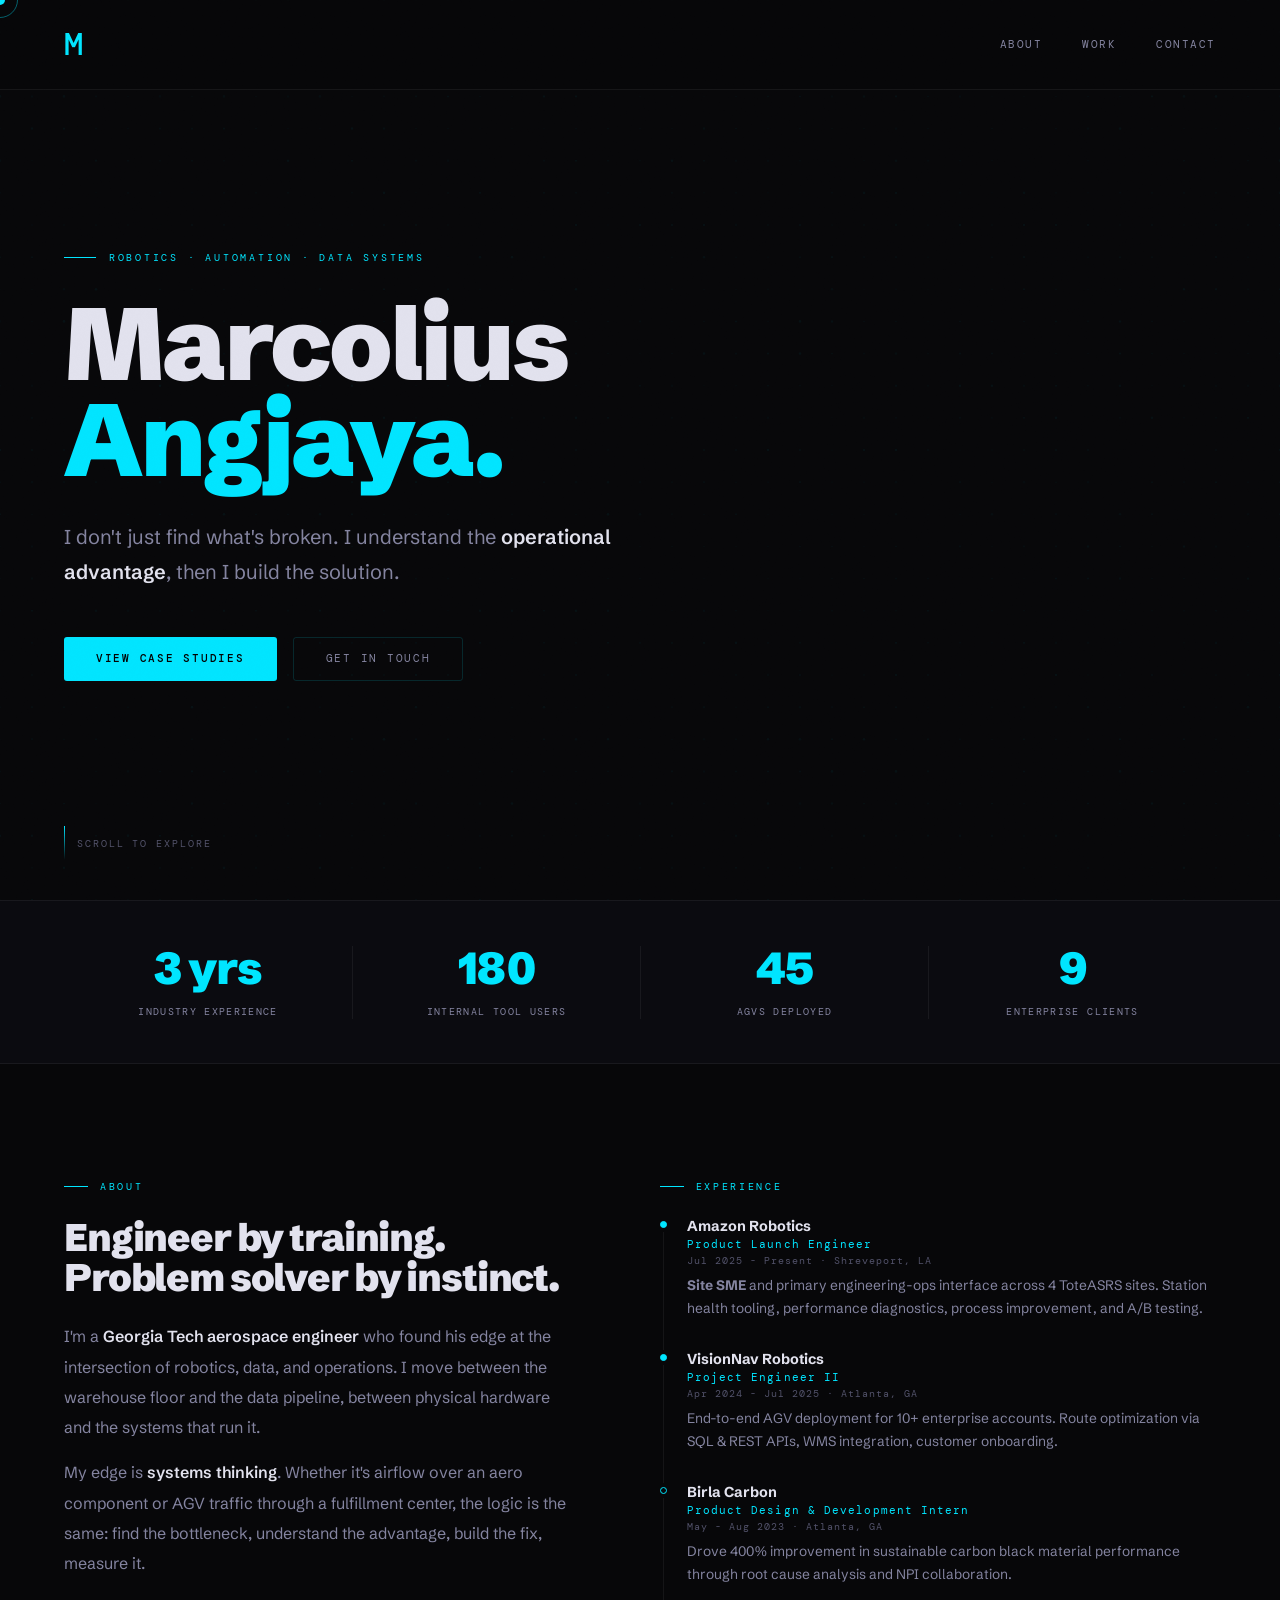
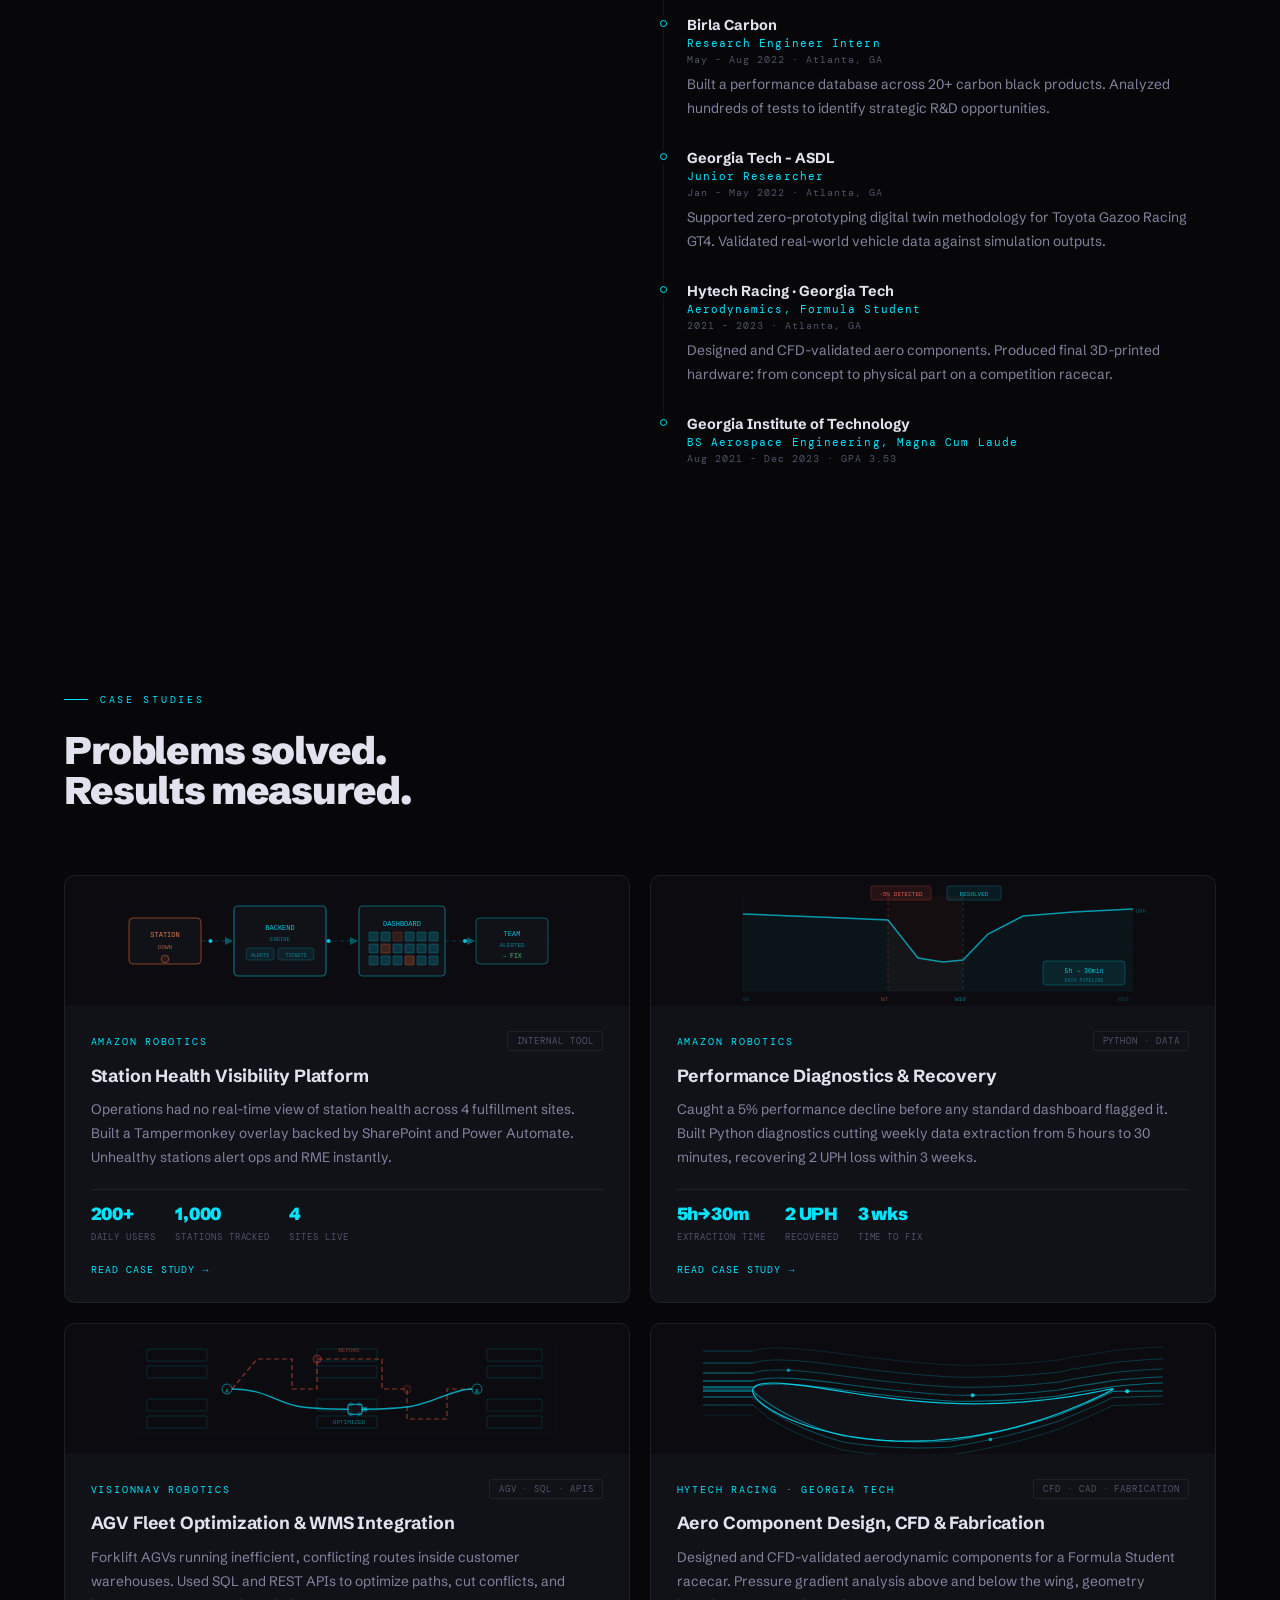
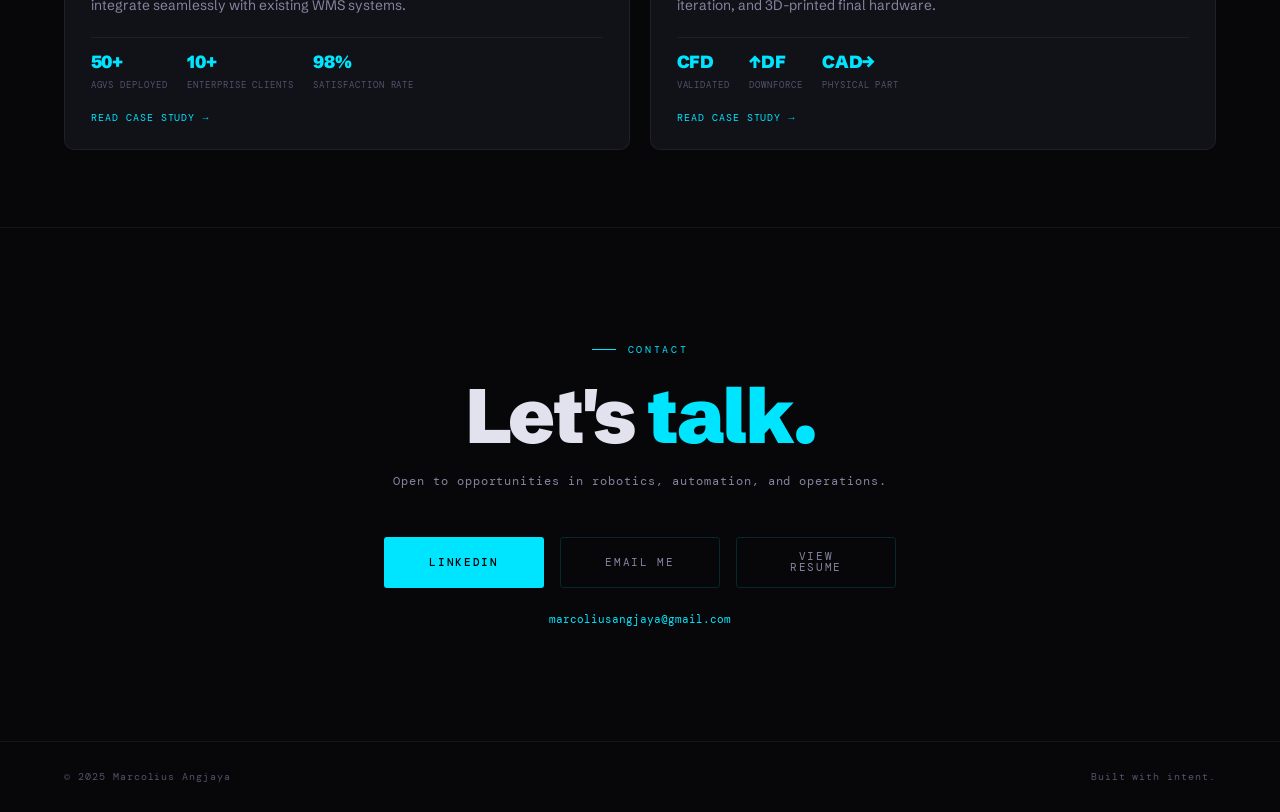
<file: index.html>
<!DOCTYPE html>
<html lang="en">
<head>
<meta charset="UTF-8">
<meta name="viewport" content="width=device-width, initial-scale=1.0">
<title>Marcolius Angjaya</title>
<link rel="preconnect" href="https://fonts.googleapis.com">
<link rel="preconnect" href="https://fonts.gstatic.com" crossorigin>
<link href="https://fonts.googleapis.com/css2?family=DM+Mono:wght@300;400;500&family=Inter:wght@300;400;500;600&family=Schibsted+Grotesk:wght@400;700;900&display=swap" rel="stylesheet">
<link rel="stylesheet" href="assets/style.css">
</head>
<body>

<canvas id="grid-canvas"></canvas>
<div class="cursor" id="cursor"></div>
<div class="cursor-ring" id="cursor-ring"></div>

<nav>
  <a href="#" class="nav-logo">M</a>
  <div class="nav-links" id="nav-links">
    <a href="#about">About</a>
    <a href="#projects">Work</a>
    <a href="#contact">Contact</a>
  </div>
  <button class="nav-hamburger" id="nav-hamburger" aria-label="Toggle menu">
    <span></span><span></span><span></span>
  </button>
</nav>

<!-- HERO -->
<section class="hero">
  <div class="hero-content">
    <div class="hero-eyebrow">Robotics · Automation · Data Systems</div>
    <h1 class="hero-name">Marcolius<br><span class="accent">Angjaya.</span></h1>
    <p class="hero-statement">I don't just find what's broken. I understand the <strong>operational advantage</strong>, then I build the solution.</p>
    <div class="hero-cta">
      <a href="#projects" class="btn btn-primary">View Case Studies</a>
      <a href="#contact" class="btn btn-ghost">Get in Touch</a>
    </div>
  </div>
  <div class="scroll-hint"><div class="scroll-line"></div>Scroll to explore</div>
</section>

<!-- STATS -->
<div class="stats reveal">
  <div class="stat"><span class="stat-num" data-target="3" data-suffix=" yrs">0</span><span class="stat-label">Industry Experience</span></div>
  <div class="stat"><span class="stat-num" data-target="200" data-suffix="+">0</span><span class="stat-label">Internal Tool Users</span></div>
  <div class="stat"><span class="stat-num" data-target="50" data-suffix="+">0</span><span class="stat-label">AGVs Deployed</span></div>
  <div class="stat"><span class="stat-num" data-target="10" data-suffix="+">0</span><span class="stat-label">Enterprise Clients</span></div>
</div>

<!-- ABOUT -->
<section class="about" id="about">
  <div>
    <div class="eyebrow reveal">About</div>
    <h2 class="section-heading reveal d1">Engineer by training.<br>Problem solver by instinct.</h2>
    <p class="bio reveal d2">I'm a <strong>Georgia Tech aerospace engineer</strong> who found his edge at the intersection of robotics, data, and operations. I move between the warehouse floor and the data pipeline, between physical hardware and the systems that run it.</p>
    <p class="bio reveal d3">My edge is <strong>systems thinking</strong>. Whether it's airflow over an aero component or AGV traffic through a fulfillment center, the logic is the same: find the bottleneck, understand the advantage, build the fix, measure it.</p>
  </div>
  <div class="reveal d2">
    <div class="eyebrow" style="margin-bottom:1.5rem">Experience</div>
    <div class="timeline">
      <div class="tl-item">
        <div class="tl-left"><div class="tl-dot on"></div><div class="tl-line"></div></div>
        <div class="tl-body">
          <div class="tl-co">Amazon Robotics</div>
          <div class="tl-role">Product Launch Engineer</div>
          <div class="tl-when">Jul 2025 - Present · Shreveport, LA</div>
          <div class="tl-desc"><strong>Site SME</strong> and primary engineering-ops interface across 4 ToteASRS sites. Station health tooling, performance diagnostics, process improvement, and A/B testing.</div>
        </div>
      </div>
      <div class="tl-item">
        <div class="tl-left"><div class="tl-dot on"></div><div class="tl-line"></div></div>
        <div class="tl-body">
          <div class="tl-co">VisionNav Robotics</div>
          <div class="tl-role">Project Engineer II</div>
          <div class="tl-when">Apr 2024 - Jul 2025 · Atlanta, GA</div>
          <div class="tl-desc">End-to-end AGV deployment for 10+ enterprise accounts. Route optimization via SQL &amp; REST APIs, WMS integration, customer onboarding.</div>
        </div>
      </div>
      <div class="tl-item">
        <div class="tl-left"><div class="tl-dot"></div><div class="tl-line"></div></div>
        <div class="tl-body">
          <div class="tl-co">Birla Carbon</div>
          <div class="tl-role">Product Design &amp; Development Intern</div>
          <div class="tl-when">May - Aug 2023 · Atlanta, GA</div>
          <div class="tl-desc">Drove 400% improvement in sustainable carbon black material performance through root cause analysis and NPI collaboration.</div>
        </div>
      </div>
      <div class="tl-item">
        <div class="tl-left"><div class="tl-dot"></div><div class="tl-line"></div></div>
        <div class="tl-body">
          <div class="tl-co">Birla Carbon</div>
          <div class="tl-role">Research Engineer Intern</div>
          <div class="tl-when">May - Aug 2022 · Atlanta, GA</div>
          <div class="tl-desc">Built a performance database across 20+ carbon black products. Analyzed hundreds of tests to identify strategic R&amp;D opportunities.</div>
        </div>
      </div>
      <div class="tl-item">
        <div class="tl-left"><div class="tl-dot"></div><div class="tl-line"></div></div>
        <div class="tl-body">
          <div class="tl-co">Georgia Tech - ASDL</div>
          <div class="tl-role">Junior Researcher</div>
          <div class="tl-when">Jan - May 2022 · Atlanta, GA</div>
          <div class="tl-desc">Supported zero-prototyping digital twin methodology for Toyota Gazoo Racing GT4. Validated real-world vehicle data against simulation outputs.</div>
        </div>
      </div>
      <div class="tl-item">
        <div class="tl-left"><div class="tl-dot"></div><div class="tl-line"></div></div>
        <div class="tl-body">
          <div class="tl-co">Hytech Racing · Georgia Tech</div>
          <div class="tl-role">Aerodynamics, Formula Student</div>
          <div class="tl-when">2021 - 2023 · Atlanta, GA</div>
          <div class="tl-desc">Designed and CFD-validated aero components. Produced final 3D-printed hardware: from concept to physical part on a competition racecar.</div>
        </div>
      </div>
      <div class="tl-item">
        <div class="tl-left"><div class="tl-dot"></div></div>
        <div class="tl-body">
          <div class="tl-co">Georgia Institute of Technology</div>
          <div class="tl-role">BS Aerospace Engineering, Magna Cum Laude</div>
          <div class="tl-when">Aug 2021 - Dec 2023 · GPA 3.53</div>
        </div>
      </div>
    </div>
  </div>
</section>

<!-- PROJECTS -->
<section class="projects" id="projects">
  <div class="proj-hdr">
    <div class="eyebrow reveal">Case Studies</div>
    <h2 class="proj-heading reveal d1">Problems solved.<br>Results measured.</h2>
  </div>
  <div class="cards">

    <!-- Card 1: Station Health -->
    <div class="card reveal d1">
      <div class="card-gfx">
        <svg width="100%" height="130" viewBox="0 0 460 130" preserveAspectRatio="xMidYMid meet" xmlns="http://www.w3.org/2000/svg">
          <rect width="460" height="130" fill="#0b0b10"/>
          <line x1="0" y1="32" x2="460" y2="32" stroke="rgba(0,229,255,0.03)" stroke-width="0.5"/>
          <line x1="0" y1="65" x2="460" y2="65" stroke="rgba(0,229,255,0.03)" stroke-width="0.5"/>
          <line x1="0" y1="98" x2="460" y2="98" stroke="rgba(0,229,255,0.03)" stroke-width="0.5"/>
          <line x1="115" y1="0" x2="115" y2="130" stroke="rgba(0,229,255,0.03)" stroke-width="0.5"/>
          <line x1="230" y1="0" x2="230" y2="130" stroke="rgba(0,229,255,0.03)" stroke-width="0.5"/>
          <line x1="345" y1="0" x2="345" y2="130" stroke="rgba(0,229,255,0.03)" stroke-width="0.5"/>
          <rect x="12" y="42" width="72" height="46" rx="4" fill="#111118" stroke="rgba(255,120,60,0.5)" stroke-width="1"/>
          <text x="48" y="61" fill="rgba(255,140,80,0.85)" font-size="7" font-family="monospace" text-anchor="middle">STATION</text>
          <text x="48" y="73" fill="rgba(255,140,80,0.6)" font-size="6" font-family="monospace" text-anchor="middle">DOWN</text>
          <circle cx="48" cy="83" r="3" fill="rgba(255,120,60,0.15)" stroke="rgba(255,120,60,0.8)" stroke-width="1">
            <animate attributeName="r" values="2;5;2" dur="1.2s" repeatCount="indefinite"/>
            <animate attributeName="opacity" values="1;0.3;1" dur="1.2s" repeatCount="indefinite"/>
          </circle>
          <line x1="84" y1="65" x2="110" y2="65" stroke="rgba(0,229,255,0.2)" stroke-width="1" stroke-dasharray="4,3"/>
          <circle r="2" fill="rgba(0,229,255,0.85)"><animateMotion dur="1.5s" repeatCount="indefinite" path="M84,65 L110,65"/></circle>
          <polygon points="108,61 116,65 108,69" fill="rgba(0,229,255,0.35)"/>
          <rect x="117" y="30" width="92" height="70" rx="4" fill="#111118" stroke="rgba(0,229,255,0.45)" stroke-width="1.2"/>
          <text x="163" y="54" fill="rgba(0,229,255,0.85)" font-size="7" font-family="monospace" text-anchor="middle">BACKEND</text>
          <text x="163" y="65" fill="rgba(0,229,255,0.5)" font-size="5.5" font-family="monospace" text-anchor="middle">ENGINE</text>
          <rect x="129" y="72" width="28" height="12" rx="2" fill="rgba(0,229,255,0.07)" stroke="rgba(0,229,255,0.22)" stroke-width="0.8"/>
          <text x="143" y="81" fill="rgba(0,229,255,0.55)" font-size="5" font-family="monospace" text-anchor="middle">ALERTS</text>
          <rect x="161" y="72" width="36" height="12" rx="2" fill="rgba(0,229,255,0.07)" stroke="rgba(0,229,255,0.22)" stroke-width="0.8"/>
          <text x="179" y="81" fill="rgba(0,229,255,0.55)" font-size="5" font-family="monospace" text-anchor="middle">TICKETS</text>
          <line x1="209" y1="65" x2="235" y2="65" stroke="rgba(0,229,255,0.2)" stroke-width="1" stroke-dasharray="4,3"/>
          <circle r="2" fill="rgba(0,229,255,0.85)"><animateMotion dur="1.5s" repeatCount="indefinite" begin=".4s" path="M209,65 L235,65"/></circle>
          <polygon points="233,61 241,65 233,69" fill="rgba(0,229,255,0.35)"/>
          <rect x="242" y="30" width="86" height="70" rx="4" fill="#111118" stroke="rgba(0,229,255,0.4)" stroke-width="1.2"/>
          <text x="285" y="50" fill="rgba(0,229,255,0.85)" font-size="7" font-family="monospace" text-anchor="middle">DASHBOARD</text>
          <rect x="252" y="56" width="9" height="9" rx="1" fill="rgba(0,229,255,0.18)" stroke="rgba(0,229,255,0.35)" stroke-width="0.6"/>
          <rect x="264" y="56" width="9" height="9" rx="1" fill="rgba(0,229,255,0.18)" stroke="rgba(0,229,255,0.35)" stroke-width="0.6"/>
          <rect x="276" y="56" width="9" height="9" rx="1" fill="rgba(255,120,60,0.22)" stroke="rgba(255,120,60,0.55)" stroke-width="0.6"><animate attributeName="opacity" values="1;0.25;1" dur="1.2s" repeatCount="indefinite"/></rect>
          <rect x="288" y="56" width="9" height="9" rx="1" fill="rgba(0,229,255,0.18)" stroke="rgba(0,229,255,0.35)" stroke-width="0.6"/>
          <rect x="300" y="56" width="9" height="9" rx="1" fill="rgba(0,229,255,0.18)" stroke="rgba(0,229,255,0.35)" stroke-width="0.6"/>
          <rect x="312" y="56" width="9" height="9" rx="1" fill="rgba(0,229,255,0.18)" stroke="rgba(0,229,255,0.35)" stroke-width="0.6"/>
          <rect x="252" y="68" width="9" height="9" rx="1" fill="rgba(0,229,255,0.18)" stroke="rgba(0,229,255,0.35)" stroke-width="0.6"/>
          <rect x="264" y="68" width="9" height="9" rx="1" fill="rgba(255,120,60,0.22)" stroke="rgba(255,120,60,0.55)" stroke-width="0.6"><animate attributeName="opacity" values="1;0.25;1" dur="1.6s" repeatCount="indefinite" begin=".3s"/></rect>
          <rect x="276" y="68" width="9" height="9" rx="1" fill="rgba(0,229,255,0.18)" stroke="rgba(0,229,255,0.35)" stroke-width="0.6"/>
          <rect x="288" y="68" width="9" height="9" rx="1" fill="rgba(0,229,255,0.18)" stroke="rgba(0,229,255,0.35)" stroke-width="0.6"/>
          <rect x="300" y="68" width="9" height="9" rx="1" fill="rgba(0,229,255,0.18)" stroke="rgba(0,229,255,0.35)" stroke-width="0.6"/>
          <rect x="312" y="68" width="9" height="9" rx="1" fill="rgba(0,229,255,0.18)" stroke="rgba(0,229,255,0.35)" stroke-width="0.6"/>
          <rect x="252" y="80" width="9" height="9" rx="1" fill="rgba(0,229,255,0.18)" stroke="rgba(0,229,255,0.35)" stroke-width="0.6"/>
          <rect x="264" y="80" width="9" height="9" rx="1" fill="rgba(0,229,255,0.18)" stroke="rgba(0,229,255,0.35)" stroke-width="0.6"/>
          <rect x="276" y="80" width="9" height="9" rx="1" fill="rgba(0,229,255,0.18)" stroke="rgba(0,229,255,0.35)" stroke-width="0.6"/>
          <rect x="288" y="80" width="9" height="9" rx="1" fill="rgba(255,120,60,0.22)" stroke="rgba(255,120,60,0.55)" stroke-width="0.6"><animate attributeName="opacity" values="1;0.25;1" dur="1.4s" repeatCount="indefinite" begin=".7s"/></rect>
          <rect x="300" y="80" width="9" height="9" rx="1" fill="rgba(0,229,255,0.18)" stroke="rgba(0,229,255,0.35)" stroke-width="0.6"/>
          <rect x="312" y="80" width="9" height="9" rx="1" fill="rgba(0,229,255,0.18)" stroke="rgba(0,229,255,0.35)" stroke-width="0.6"/>
          <line x1="328" y1="65" x2="352" y2="65" stroke="rgba(0,229,255,0.2)" stroke-width="1" stroke-dasharray="4,3"/>
          <circle r="2" fill="rgba(0,229,255,0.85)"><animateMotion dur="1.5s" repeatCount="indefinite" begin=".8s" path="M328,65 L352,65"/></circle>
          <polygon points="350,61 358,65 350,69" fill="rgba(0,229,255,0.35)"/>
          <rect x="359" y="42" width="72" height="46" rx="4" fill="#111118" stroke="rgba(0,229,255,0.35)" stroke-width="1"/>
          <text x="395" y="60" fill="rgba(0,229,255,0.8)" font-size="7" font-family="monospace" text-anchor="middle">TEAM</text>
          <text x="395" y="71" fill="rgba(0,229,255,0.55)" font-size="6" font-family="monospace" text-anchor="middle">ALERTED</text>
          <text x="395" y="82" fill="rgba(100,255,150,0.7)" font-size="6.5" font-family="monospace" text-anchor="middle">→ FIX</text>
        </svg>
      </div>
      <div class="card-body">
        <div class="card-meta"><span class="card-co">Amazon Robotics</span><span class="card-pill">Internal Tool</span></div>
        <h3 class="card-title">Station Health Visibility Platform</h3>
        <p class="card-desc">Operations had no real-time view of station health across 4 fulfillment sites. Built a Tampermonkey overlay backed by SharePoint and Power Automate. Unhealthy stations alert ops and RME instantly.</p>
        <div class="card-metrics">
          <div><span class="mv">200+</span><span class="mk">Daily users</span></div>
          <div><span class="mv">1,000</span><span class="mk">Stations tracked</span></div>
          <div><span class="mv">4</span><span class="mk">Sites live</span></div>
        </div>
        <a href="case-studies/station-health.html" class="card-cta">Read case study →</a>
      </div>
    </div>

    <!-- Card 2: Python Diagnostics -->
    <div class="card reveal d2">
      <div class="card-gfx">
        <svg width="100%" height="130" viewBox="0 0 460 130" preserveAspectRatio="xMidYMid meet" xmlns="http://www.w3.org/2000/svg">
          <rect width="460" height="130" fill="#0b0b10"/>
          <line x1="40" y1="115" x2="430" y2="115" stroke="rgba(0,229,255,0.1)" stroke-width="0.5"/>
          <line x1="40" y1="20" x2="40" y2="115" stroke="rgba(0,229,255,0.1)" stroke-width="0.5"/>
          <line x1="40" y1="48" x2="430" y2="48" stroke="rgba(0,229,255,0.04)" stroke-width="0.5" stroke-dasharray="3,4"/>
          <line x1="40" y1="75" x2="430" y2="75" stroke="rgba(0,229,255,0.04)" stroke-width="0.5" stroke-dasharray="3,4"/>
          <line x1="40" y1="98" x2="430" y2="98" stroke="rgba(0,229,255,0.04)" stroke-width="0.5" stroke-dasharray="3,4"/>
          <polyline points="40,38 90,40 140,42 185,44 215,82 240,86 260,84 285,58 320,40 370,36 430,33" fill="none" stroke="rgba(0,229,255,0.65)" stroke-width="1.5"/>
          <polygon points="40,38 90,40 140,42 185,44 215,82 240,86 260,84 285,58 320,40 370,36 430,33 430,115 40,115" fill="rgba(0,229,255,0.04)"/>
          <rect x="185" y="20" width="75" height="95" fill="rgba(255,80,60,0.04)"/>
          <line x1="185" y1="20" x2="185" y2="115" stroke="rgba(255,80,60,0.25)" stroke-width="1" stroke-dasharray="3,3"/>
          <line x1="260" y1="20" x2="260" y2="115" stroke="rgba(0,229,255,0.2)" stroke-width="1" stroke-dasharray="3,3"/>
          <rect x="168" y="10" width="60" height="14" rx="2" fill="rgba(255,80,60,0.1)" stroke="rgba(255,80,60,0.3)" stroke-width="0.8"/>
          <text x="198" y="20" fill="rgba(255,110,90,0.85)" font-size="6" font-family="monospace" text-anchor="middle">-5% DETECTED</text>
          <rect x="244" y="10" width="54" height="14" rx="2" fill="rgba(0,229,255,0.07)" stroke="rgba(0,229,255,0.25)" stroke-width="0.8"/>
          <text x="271" y="20" fill="rgba(0,229,255,0.75)" font-size="6" font-family="monospace" text-anchor="middle">RESOLVED</text>
          <text x="40" y="125" fill="rgba(0,229,255,0.25)" font-size="6" font-family="monospace">W1</text>
          <text x="178" y="125" fill="rgba(255,110,90,0.5)" font-size="6" font-family="monospace">W7</text>
          <text x="252" y="125" fill="rgba(0,229,255,0.5)" font-size="6" font-family="monospace">W10</text>
          <text x="415" y="125" fill="rgba(0,229,255,0.25)" font-size="6" font-family="monospace">W16</text>
          <text x="433" y="37" fill="rgba(0,229,255,0.35)" font-size="5.5" font-family="monospace">UPH</text>
          <rect x="340" y="85" width="82" height="24" rx="3" fill="rgba(0,229,255,0.08)" stroke="rgba(0,229,255,0.3)" stroke-width="0.8"/>
          <text x="381" y="97" fill="rgba(0,229,255,0.85)" font-size="6.5" font-family="monospace" text-anchor="middle">5h → 30min</text>
          <text x="381" y="106" fill="rgba(0,229,255,0.45)" font-size="5" font-family="monospace" text-anchor="middle">DATA PIPELINE</text>
        </svg>
      </div>
      <div class="card-body">
        <div class="card-meta"><span class="card-co">Amazon Robotics</span><span class="card-pill">Python · Data</span></div>
        <h3 class="card-title">Performance Diagnostics &amp; Recovery</h3>
        <p class="card-desc">Caught a 5% performance decline before any standard dashboard flagged it. Built Python diagnostics cutting weekly data extraction from 5 hours to 30 minutes, recovering 2 UPH loss within 3 weeks.</p>
        <div class="card-metrics">
          <div><span class="mv">5h→30m</span><span class="mk">Extraction time</span></div>
          <div><span class="mv">2 UPH</span><span class="mk">Recovered</span></div>
          <div><span class="mv">3 wks</span><span class="mk">Time to fix</span></div>
        </div>
        <a href="case-studies/python-diagnostics.html" class="card-cta">Read case study →</a>
      </div>
    </div>

    <!-- Card 3: AGV Optimization -->
    <div class="card reveal d3">
      <div class="card-gfx">
        <svg width="100%" height="130" viewBox="0 0 460 130" preserveAspectRatio="xMidYMid meet" xmlns="http://www.w3.org/2000/svg">
          <rect width="460" height="130" fill="#0b0b10"/>
          <line x1="20" y1="20" x2="440" y2="20" stroke="rgba(0,229,255,0.06)" stroke-width="0.5"/>
          <line x1="20" y1="110" x2="440" y2="110" stroke="rgba(0,229,255,0.06)" stroke-width="0.5"/>
          <line x1="20" y1="20" x2="20" y2="110" stroke="rgba(0,229,255,0.06)" stroke-width="0.5"/>
          <line x1="440" y1="20" x2="440" y2="110" stroke="rgba(0,229,255,0.06)" stroke-width="0.5"/>
          <rect x="30" y="25" width="60" height="12" rx="1" fill="none" stroke="rgba(0,229,255,0.18)" stroke-width="0.8"/>
          <rect x="30" y="42" width="60" height="12" rx="1" fill="none" stroke="rgba(0,229,255,0.18)" stroke-width="0.8"/>
          <rect x="30" y="75" width="60" height="12" rx="1" fill="none" stroke="rgba(0,229,255,0.18)" stroke-width="0.8"/>
          <rect x="30" y="92" width="60" height="12" rx="1" fill="none" stroke="rgba(0,229,255,0.18)" stroke-width="0.8"/>
          <rect x="200" y="25" width="60" height="12" rx="1" fill="none" stroke="rgba(0,229,255,0.18)" stroke-width="0.8"/>
          <rect x="200" y="42" width="60" height="12" rx="1" fill="none" stroke="rgba(0,229,255,0.18)" stroke-width="0.8"/>
          <rect x="200" y="75" width="60" height="12" rx="1" fill="none" stroke="rgba(0,229,255,0.18)" stroke-width="0.8"/>
          <rect x="200" y="92" width="60" height="12" rx="1" fill="none" stroke="rgba(0,229,255,0.18)" stroke-width="0.8"/>
          <rect x="370" y="25" width="55" height="12" rx="1" fill="none" stroke="rgba(0,229,255,0.18)" stroke-width="0.8"/>
          <rect x="370" y="42" width="55" height="12" rx="1" fill="none" stroke="rgba(0,229,255,0.18)" stroke-width="0.8"/>
          <rect x="370" y="75" width="55" height="12" rx="1" fill="none" stroke="rgba(0,229,255,0.18)" stroke-width="0.8"/>
          <rect x="370" y="92" width="55" height="12" rx="1" fill="none" stroke="rgba(0,229,255,0.18)" stroke-width="0.8"/>
          <circle cx="110" cy="65" r="5" fill="#0b0b10" stroke="rgba(0,229,255,0.5)" stroke-width="1"/>
          <text x="110" y="68.5" fill="rgba(0,229,255,0.8)" font-size="6" font-family="monospace" text-anchor="middle">A</text>
          <circle cx="360" cy="65" r="5" fill="#0b0b10" stroke="rgba(0,229,255,0.5)" stroke-width="1"/>
          <text x="360" y="68.5" fill="rgba(0,229,255,0.8)" font-size="6" font-family="monospace" text-anchor="middle">B</text>
          <polyline points="115,65 140,35 175,35 175,65 200,65 200,35 265,35 265,65 290,65 290,95 330,95 330,65 355,65" fill="none" stroke="rgba(255,90,60,0.55)" stroke-width="1.2" stroke-dasharray="5,3"/>
          <circle cx="200" cy="35" r="4" fill="rgba(255,80,60,0.12)" stroke="rgba(255,80,60,0.55)" stroke-width="0.8"><animate attributeName="opacity" values="1;0.3;1" dur="1s" repeatCount="indefinite"/></circle>
          <circle cx="290" cy="65" r="4" fill="rgba(255,80,60,0.12)" stroke="rgba(255,80,60,0.55)" stroke-width="0.8"><animate attributeName="opacity" values="1;0.3;1" dur="1.3s" repeatCount="indefinite" begin=".3s"/></circle>
          <path d="M115,65 C150,65 160,80 185,83 C210,86 265,86 290,83 C315,80 335,65 355,65" fill="none" stroke="rgba(0,229,255,0.7)" stroke-width="1.5"/>
          <g>
            <rect x="-7" y="-5" width="14" height="10" rx="2" fill="#111118" stroke="rgba(0,229,255,0.8)" stroke-width="1"/>
            <rect x="7" y="-2" width="5" height="4" rx="0.5" fill="rgba(0,229,255,0.15)" stroke="rgba(0,229,255,0.5)" stroke-width="0.7"/>
            <circle cx="-4" cy="-5" r="1.5" fill="none" stroke="rgba(0,229,255,0.4)" stroke-width="0.7"/>
            <circle cx="4" cy="-5" r="1.5" fill="none" stroke="rgba(0,229,255,0.4)" stroke-width="0.7"/>
            <circle cx="-4" cy="5" r="1.5" fill="none" stroke="rgba(0,229,255,0.4)" stroke-width="0.7"/>
            <circle cx="4" cy="5" r="1.5" fill="none" stroke="rgba(0,229,255,0.4)" stroke-width="0.7"/>
            <circle cx="10" cy="0" r="1" fill="rgba(0,229,255,0.9)"><animate attributeName="opacity" values="1;0.2;1" dur="1s" repeatCount="indefinite"/></circle>
            <animateMotion dur="4s" repeatCount="indefinite" rotate="auto" path="M115,65 C150,65 160,80 185,83 C210,86 265,86 290,83 C315,80 335,65 355,65"/>
          </g>
          <text x="232" y="28" fill="rgba(255,90,60,0.5)" font-size="6" font-family="monospace" text-anchor="middle">BEFORE</text>
          <text x="232" y="100" fill="rgba(0,229,255,0.5)" font-size="6" font-family="monospace" text-anchor="middle">OPTIMIZED</text>
        </svg>
      </div>
      <div class="card-body">
        <div class="card-meta"><span class="card-co">VisionNav Robotics</span><span class="card-pill">AGV · SQL · APIs</span></div>
        <h3 class="card-title">AGV Fleet Optimization &amp; WMS Integration</h3>
        <p class="card-desc">Forklift AGVs running inefficient, conflicting routes inside customer warehouses. Used SQL and REST APIs to optimize paths, cut conflicts, and integrate seamlessly with existing WMS systems.</p>
        <div class="card-metrics">
          <div><span class="mv">50+</span><span class="mk">AGVs deployed</span></div>
          <div><span class="mv">10+</span><span class="mk">Enterprise clients</span></div>
          <div><span class="mv">98%</span><span class="mk">Satisfaction rate</span></div>
        </div>
        <a href="case-studies/agv-optimization.html" class="card-cta">Read case study →</a>
      </div>
    </div>

    <!-- Card 4: CFD + Aero -->
    <div class="card reveal d4">
      <div class="card-gfx">
        <svg width="100%" height="130" viewBox="0 0 460 130" preserveAspectRatio="xMidYMid meet" xmlns="http://www.w3.org/2000/svg">
          <rect width="460" height="130" fill="#0b0b10"/>
          <line x1="0" y1="27" x2="50" y2="27" stroke="rgba(0,229,255,0.14)" stroke-width="0.85"/>
          <line x1="0" y1="39" x2="50" y2="39" stroke="rgba(0,229,255,0.20)" stroke-width="0.95"/>
          <line x1="0" y1="49" x2="50" y2="49" stroke="rgba(0,229,255,0.26)" stroke-width="1.0"/>
          <line x1="0" y1="57" x2="50" y2="57" stroke="rgba(0,229,255,0.33)" stroke-width="1.1"/>
          <line x1="0" y1="63" x2="50" y2="63" stroke="rgba(0,229,255,0.40)" stroke-width="1.15"/>
          <line x1="0" y1="65" x2="50" y2="65" stroke="rgba(0,229,255,0.44)" stroke-width="1.2"/>
          <line x1="0" y1="67" x2="50" y2="67" stroke="rgba(0,229,255,0.40)" stroke-width="1.15"/>
          <line x1="0" y1="73" x2="50" y2="73" stroke="rgba(0,229,255,0.30)" stroke-width="1.05"/>
          <line x1="0" y1="81" x2="50" y2="81" stroke="rgba(0,229,255,0.20)" stroke-width="0.9"/>
          <line x1="0" y1="91" x2="50" y2="91" stroke="rgba(0,229,255,0.13)" stroke-width="0.8"/>
          <path d="M 50.0,65.1 L 49.8,65.8 L 49.7,66.7 L 49.9,68.4 L 50.6,70.4 L 51.8,72.4 L 53.5,74.6 L 55.8,76.9 L 58.5,79.3 L 61.8,81.8 L 65.6,84.3 L 69.8,86.9 L 74.5,89.5 L 79.7,92.1 L 85.4,94.7 L 91.5,97.2 L 98.0,99.7 L 104.9,102.1 L 112.2,104.4 L 119.9,106.5 L 127.9,108.5 L 136.2,110.4 L 144.8,112.0 L 153.7,113.4 L 162.7,114.6 L 172.0,115.6 L 181.4,116.4 L 191.0,116.9 L 200.7,117.1 L 210.4,117.2 L 220.2,116.9 L 230.0,116.5 L 239.8,115.7 L 249.5,114.8 L 259.1,113.6 L 268.6,112.3 L 278.0,110.7 L 287.3,108.9 L 296.3,107.0 L 305.1,105.0 L 313.7,102.8 L 322.0,100.5 L 330.1,98.1 L 337.8,95.7 L 345.2,93.2 L 352.3,90.7 L 359.1,88.2 L 365.4,85.8 L 371.4,83.3 L 377.0,81.0 L 382.2,78.8 L 387.0,76.6 L 391.3,74.6 L 395.2,72.8 L 398.7,71.1 L 401.7,69.7 L 404.3,68.4 L 406.4,67.3 L 408.0,66.5 L 409.2,65.9 L 410.2,65.4 L 409.6,64.6 L 407.5,65.1 L 404.6,65.7 L 400.6,66.5 L 395.6,67.5 L 389.4,68.7 L 382.3,70.0 L 374.2,71.4 L 365.3,72.8 L 355.5,74.2 L 345.0,75.5 L 333.8,76.7 L 322.0,77.8 L 309.7,78.7 L 297.0,79.3 L 284.0,79.7 L 270.7,79.8 L 257.2,79.6 L 243.6,79.1 L 230.0,78.3 L 216.4,77.3 L 203.0,76.1 L 189.7,74.6 L 176.7,73.0 L 164.1,71.3 L 151.8,69.5 L 139.9,67.6 L 128.5,65.9 L 117.7,64.2 L 107.4,62.7 L 97.9,61.4 L 89.0,60.3 L 80.9,59.5 L 73.7,59.0 L 67.3,59.0 L 61.8,59.5 L 57.3,60.0 L 53.8,61.2 L 51.4,62.9 L 50.0,65.1 Z" fill="#111118" stroke="rgba(0,229,255,0.85)" stroke-width="1.2"/>
          <path d="M0,27 C30,27 46,27 50,27 C68,21 104,25 140,30 C176,35 212,39 248,41 C284,42 320,40 356,36 C374,31.7 392,30 410,26.6 C435,24 455,23 460,23" fill="none" stroke="rgba(0,229,255,0.15)" stroke-width="0.85"/>
          <path d="M0,39 C30,39 46,39 50,39 C68,33 104,37 140,42 C176,47 212,51 248,53 C284,54 320,52 356,48 C374,43.7 392,42 410,38.6 C435,36 455,35 460,35" fill="none" stroke="rgba(0,229,255,0.21)" stroke-width="0.95"/>
          <path d="M0,49 C30,49 46,49 50,49 C68,43 104,47 140,52 C176,57 212,61 248,63 C284,64 320,62 356,58 C374,53.7 392,52 410,48.6 C435,46 455,45 460,45" fill="none" stroke="rgba(0,229,255,0.28)" stroke-width="1.0"/>
          <path d="M0,57 C30,57 46,57 50,57 C68,51 104,55 140,60 C176,65 212,69 248,71 C284,72 320,70 356,66 C374,61.7 392,60 410,56.6 C435,54 455,53 460,53" fill="none" stroke="rgba(0,229,255,0.36)" stroke-width="1.1"/>
          <path d="M0,63 C30,63 46,63 50,63 C68,57 104,61 140,66 C176,71 212,75 248,77 C284,78 320,76 356,72 C374,67.7 392,66 410,62.6 C435,60 455,59 460,59" fill="none" stroke="rgba(0,229,255,0.44)" stroke-width="1.2"/>
          <path d="M0,67 C30,67 46,67 50,67 C68,85 104,102 140,112 C176,118 212,119 248,117 C284,111 320,103 356,91 C374,83.7 392,76 410,67.4 C435,67 455,67 460,67" fill="none" stroke="rgba(0,229,255,0.44)" stroke-width="1.2"/>
          <path d="M0,73 C30,73 46,73 50,73 C68,91 104,108 140,118 C176,124 212,125 248,123 C284,117 320,109 356,97 C374,89.7 392,82 410,73.4 C435,73 455,72 460,72" fill="none" stroke="rgba(0,229,255,0.30)" stroke-width="1.05"/>
          <path d="M0,81 C30,81 46,81 50,81 C68,99 104,116 140,126 C176,132 212,133 248,131 C284,125 320,117 356,105 C374,97.7 392,90 410,81.4 C435,81 455,80 460,80" fill="none" stroke="rgba(0,229,255,0.19)" stroke-width="0.9"/>
          <circle r="2" fill="rgba(0,229,255,0.8)"><animateMotion dur="3.5s" repeatCount="indefinite" path="M0,57 C30,57 46,57 50,57 C68,51 104,55 140,60 C176,65 212,69 248,71 C284,72 320,70 356,66 C374,61.7 392,60 410,56.6 C435,54 455,53 460,53"/></circle>
          <circle r="1.8" fill="rgba(0,229,255,0.55)"><animateMotion dur="3.5s" repeatCount="indefinite" begin="1.4s" path="M0,49 C30,49 46,49 50,49 C68,43 104,47 140,52 C176,57 212,61 248,63 C284,64 320,62 356,58 C374,53.7 392,52 410,48.6 C435,46 455,45 460,45"/></circle>
          <circle r="2" fill="rgba(0,229,255,0.9)"><animateMotion dur="2.0s" repeatCount="indefinite" begin="0.2s" path="M0,67 C30,67 46,67 50,67 C68,85 104,102 140,112 C176,118 212,119 248,117 C284,111 320,103 356,91 C374,83.7 392,76 410,67.4 C435,67 455,67 460,67"/></circle>
          <circle r="1.8" fill="rgba(0,229,255,0.7)"><animateMotion dur="2.0s" repeatCount="indefinite" begin="0.8s" path="M0,73 C30,73 46,73 50,73 C68,91 104,108 140,118 C176,124 212,125 248,123 C284,117 320,109 356,97 C374,89.7 392,82 410,73.4 C435,73 455,72 460,72"/></circle>
        </svg>
      </div>
      <div class="card-body">
        <div class="card-meta"><span class="card-co">Hytech Racing · Georgia Tech</span><span class="card-pill">CFD · CAD · Fabrication</span></div>
        <h3 class="card-title">Aero Component Design, CFD &amp; Fabrication</h3>
        <p class="card-desc">Designed and CFD-validated aerodynamic components for a Formula Student racecar. Pressure gradient analysis above and below the wing, geometry iteration, and 3D-printed final hardware.</p>
        <div class="card-metrics">
          <div><span class="mv">CFD</span><span class="mk">Validated</span></div>
          <div><span class="mv">↑DF</span><span class="mk">Downforce</span></div>
          <div><span class="mv">CAD→</span><span class="mk">Physical part</span></div>
        </div>
        <a href="case-studies/formula-student.html" class="card-cta">Read case study →</a>
      </div>
    </div>

  </div>
</section>

<!-- CONTACT -->
<section class="contact" id="contact">
  <div class="eyebrow reveal" style="justify-content:center">Contact</div>
  <h2 class="contact-heading reveal d1">Let's <span>talk.</span></h2>
  <p class="contact-sub reveal d2">Open to opportunities in robotics, automation, and operations.</p>
  <div class="contact-btns reveal d3">
    <a href="https://www.linkedin.com/in/marcoliusangjaya/" target="_blank" rel="noopener" class="btn btn-primary">LinkedIn</a>
    <a href="mailto:marcoliusangjaya@gmail.com" class="btn btn-ghost">Email Me</a>
    <button class="btn btn-ghost" id="resume-btn">View Resume</button>
  </div>
  <div class="contact-email reveal d4">
    <a href="mailto:marcoliusangjaya@gmail.com">marcoliusangjaya@gmail.com</a>
  </div>
</section>

<!-- RESUME MODAL -->
<div class="resume-modal" id="resume-modal" role="dialog" aria-modal="true" aria-label="Resume viewer">
  <div class="resume-modal-inner">
    <div class="resume-modal-header">
      <span class="resume-modal-title">Resume</span>
      <div class="resume-modal-actions">
        <a href="assets/resume.pdf" download="Marcolius_Angjaya_Resume.pdf" class="btn btn-primary resume-dl-btn">Download PDF</a>
        <button class="resume-modal-close" id="resume-modal-close" aria-label="Close">✕</button>
      </div>
    </div>
    <div class="resume-modal-body">
      <iframe id="resume-frame" title="Resume"></iframe>
    </div>
  </div>
</div>

<footer>
  <span class="ft">© 2025 Marcolius Angjaya</span>
  <span class="ft">Built with intent.</span>
</footer>

<script src="assets/main.js"></script>
</body>
</html>
</file>
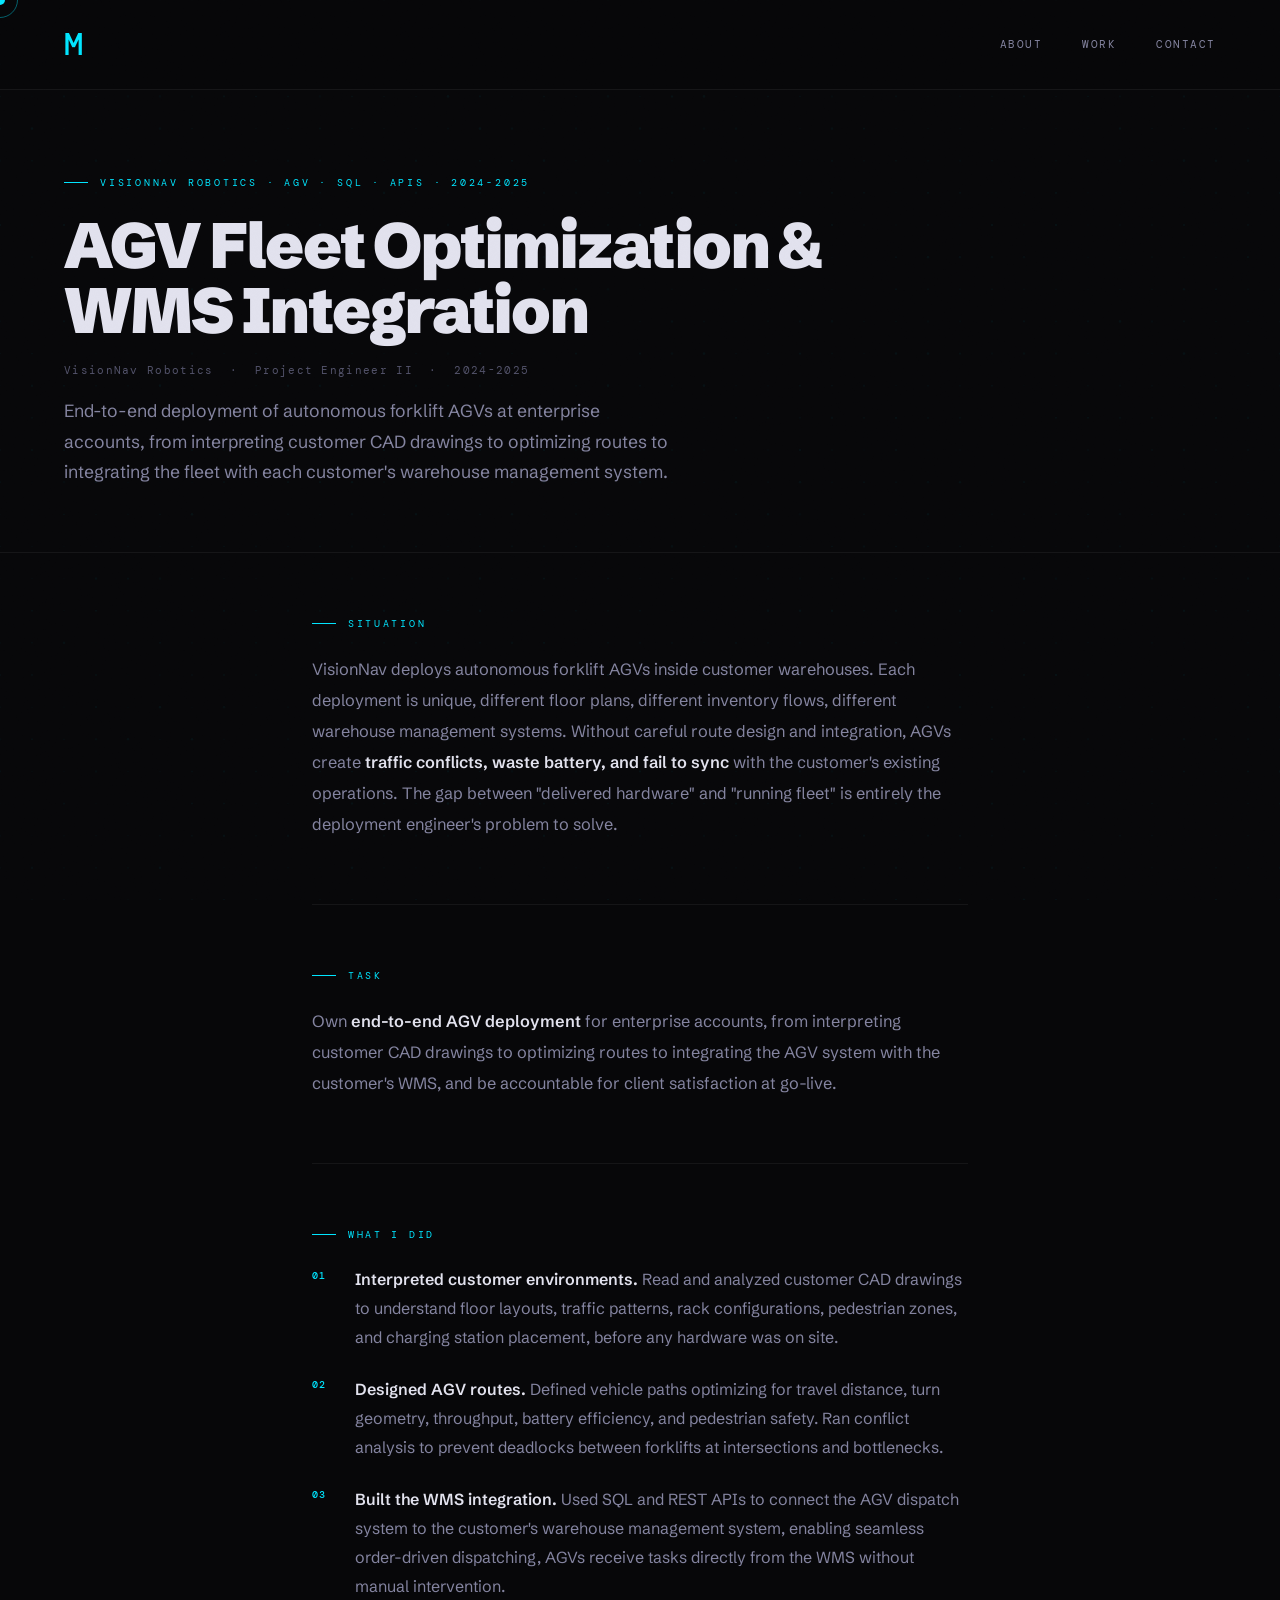
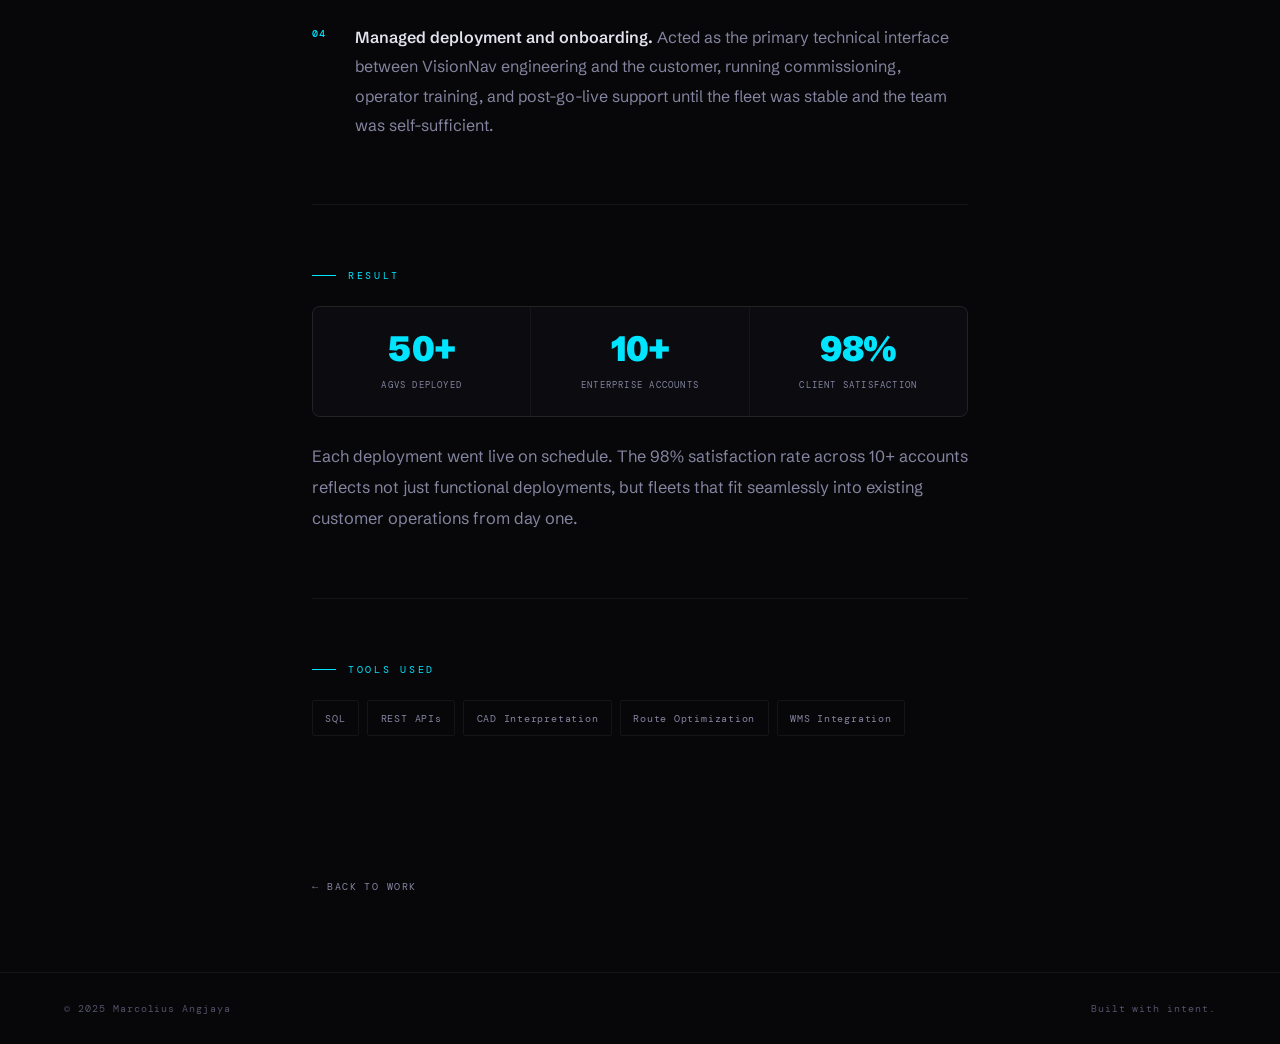
<file: case-studies/agv-optimization.html>
<!DOCTYPE html>
<html lang="en">
<head>
<meta charset="UTF-8">
<meta name="viewport" content="width=device-width, initial-scale=1.0">
<title>AGV Fleet Optimization &amp; WMS Integration, Marcolius Angjaya</title>
<link rel="preconnect" href="https://fonts.googleapis.com">
<link rel="preconnect" href="https://fonts.gstatic.com" crossorigin>
<link href="https://fonts.googleapis.com/css2?family=DM+Mono:wght@300;400;500&family=Inter:wght@300;400;500;600&family=Schibsted+Grotesk:wght@400;700;900&display=swap" rel="stylesheet">
<link rel="stylesheet" href="../assets/style.css">
</head>
<body>

<canvas id="grid-canvas"></canvas>
<div class="cursor" id="cursor"></div>
<div class="cursor-ring" id="cursor-ring"></div>

<nav>
  <a href="/" class="nav-logo">M</a>
  <div class="nav-links" id="nav-links">
    <a href="/#about">About</a>
    <a href="/#projects">Work</a>
    <a href="/#contact">Contact</a>
  </div>
  <button class="nav-hamburger" id="nav-hamburger" aria-label="Toggle menu">
    <span></span><span></span><span></span>
  </button>
</nav>

<!-- HERO -->
<section class="cs-hero">
  <div class="cs-tag">VisionNav Robotics · AGV · SQL · APIs · 2024-2025</div>
  <h1 class="cs-title">AGV Fleet Optimization &amp; WMS Integration</h1>
  <p class="cs-meta">VisionNav Robotics &nbsp;·&nbsp; Project Engineer II &nbsp;·&nbsp; 2024-2025</p>
  <p class="cs-intro">End-to-end deployment of autonomous forklift AGVs at enterprise accounts, from interpreting customer CAD drawings to optimizing routes to integrating the fleet with each customer's warehouse management system.</p>
</section>

<!-- CONTENT -->
<div class="cs-content">

  <!-- SITUATION -->
  <section class="cs-section reveal">
    <div class="cs-label">Situation</div>
    <p class="cs-text">VisionNav deploys autonomous forklift AGVs inside customer warehouses. Each deployment is unique, different floor plans, different inventory flows, different warehouse management systems. Without careful route design and integration, AGVs create <strong>traffic conflicts, waste battery, and fail to sync</strong> with the customer's existing operations. The gap between "delivered hardware" and "running fleet" is entirely the deployment engineer's problem to solve.</p>
  </section>

  <!-- TASK -->
  <section class="cs-section reveal">
    <div class="cs-label">Task</div>
    <p class="cs-text">Own <strong>end-to-end AGV deployment</strong> for enterprise accounts, from interpreting customer CAD drawings to optimizing routes to integrating the AGV system with the customer's WMS, and be accountable for client satisfaction at go-live.</p>
  </section>

  <!-- ACTION -->
  <section class="cs-section reveal">
    <div class="cs-label">What I Did</div>
    <ol class="cs-steps">
      <li class="cs-step">
        <span class="cs-step-num">01</span>
        <div class="cs-step-body"><strong>Interpreted customer environments.</strong> Read and analyzed customer CAD drawings to understand floor layouts, traffic patterns, rack configurations, pedestrian zones, and charging station placement, before any hardware was on site.</div>
      </li>
      <li class="cs-step">
        <span class="cs-step-num">02</span>
        <div class="cs-step-body"><strong>Designed AGV routes.</strong> Defined vehicle paths optimizing for travel distance, turn geometry, throughput, battery efficiency, and pedestrian safety. Ran conflict analysis to prevent deadlocks between forklifts at intersections and bottlenecks.</div>
      </li>
      <li class="cs-step">
        <span class="cs-step-num">03</span>
        <div class="cs-step-body"><strong>Built the WMS integration.</strong> Used SQL and REST APIs to connect the AGV dispatch system to the customer's warehouse management system, enabling seamless order-driven dispatching, AGVs receive tasks directly from the WMS without manual intervention.</div>
      </li>
      <li class="cs-step">
        <span class="cs-step-num">04</span>
        <div class="cs-step-body"><strong>Managed deployment and onboarding.</strong> Acted as the primary technical interface between VisionNav engineering and the customer, running commissioning, operator training, and post-go-live support until the fleet was stable and the team was self-sufficient.</div>
      </li>
    </ol>
  </section>

  <!-- RESULT -->
  <section class="cs-section reveal">
    <div class="cs-label">Result</div>
    <div class="cs-stats">
      <div class="cs-stat">
        <span class="cs-stat-num">50+</span>
        <span class="cs-stat-label">AGVs Deployed</span>
      </div>
      <div class="cs-stat">
        <span class="cs-stat-num">10+</span>
        <span class="cs-stat-label">Enterprise Accounts</span>
      </div>
      <div class="cs-stat">
        <span class="cs-stat-num">98%</span>
        <span class="cs-stat-label">Client Satisfaction</span>
      </div>
    </div>
    <p class="cs-text">Each deployment went live on schedule. The 98% satisfaction rate across 10+ accounts reflects not just functional deployments, but fleets that fit seamlessly into existing customer operations from day one.</p>
  </section>

  <!-- TOOLS -->
  <section class="cs-section reveal">
    <div class="cs-label">Tools Used</div>
    <div class="cs-tools">
      <span class="cs-tool">SQL</span>
      <span class="cs-tool">REST APIs</span>
      <span class="cs-tool">CAD Interpretation</span>
      <span class="cs-tool">Route Optimization</span>
      <span class="cs-tool">WMS Integration</span>
    </div>
  </section>

</div>

<!-- BACK -->
<div class="cs-back-wrap">
  <a href="/#projects" class="cs-back">← Back to work</a>
</div>

<footer>
  <span class="ft">© 2025 Marcolius Angjaya</span>
  <span class="ft">Built with intent.</span>
</footer>

<script src="../assets/main.js"></script>
</body>
</html>
</file>
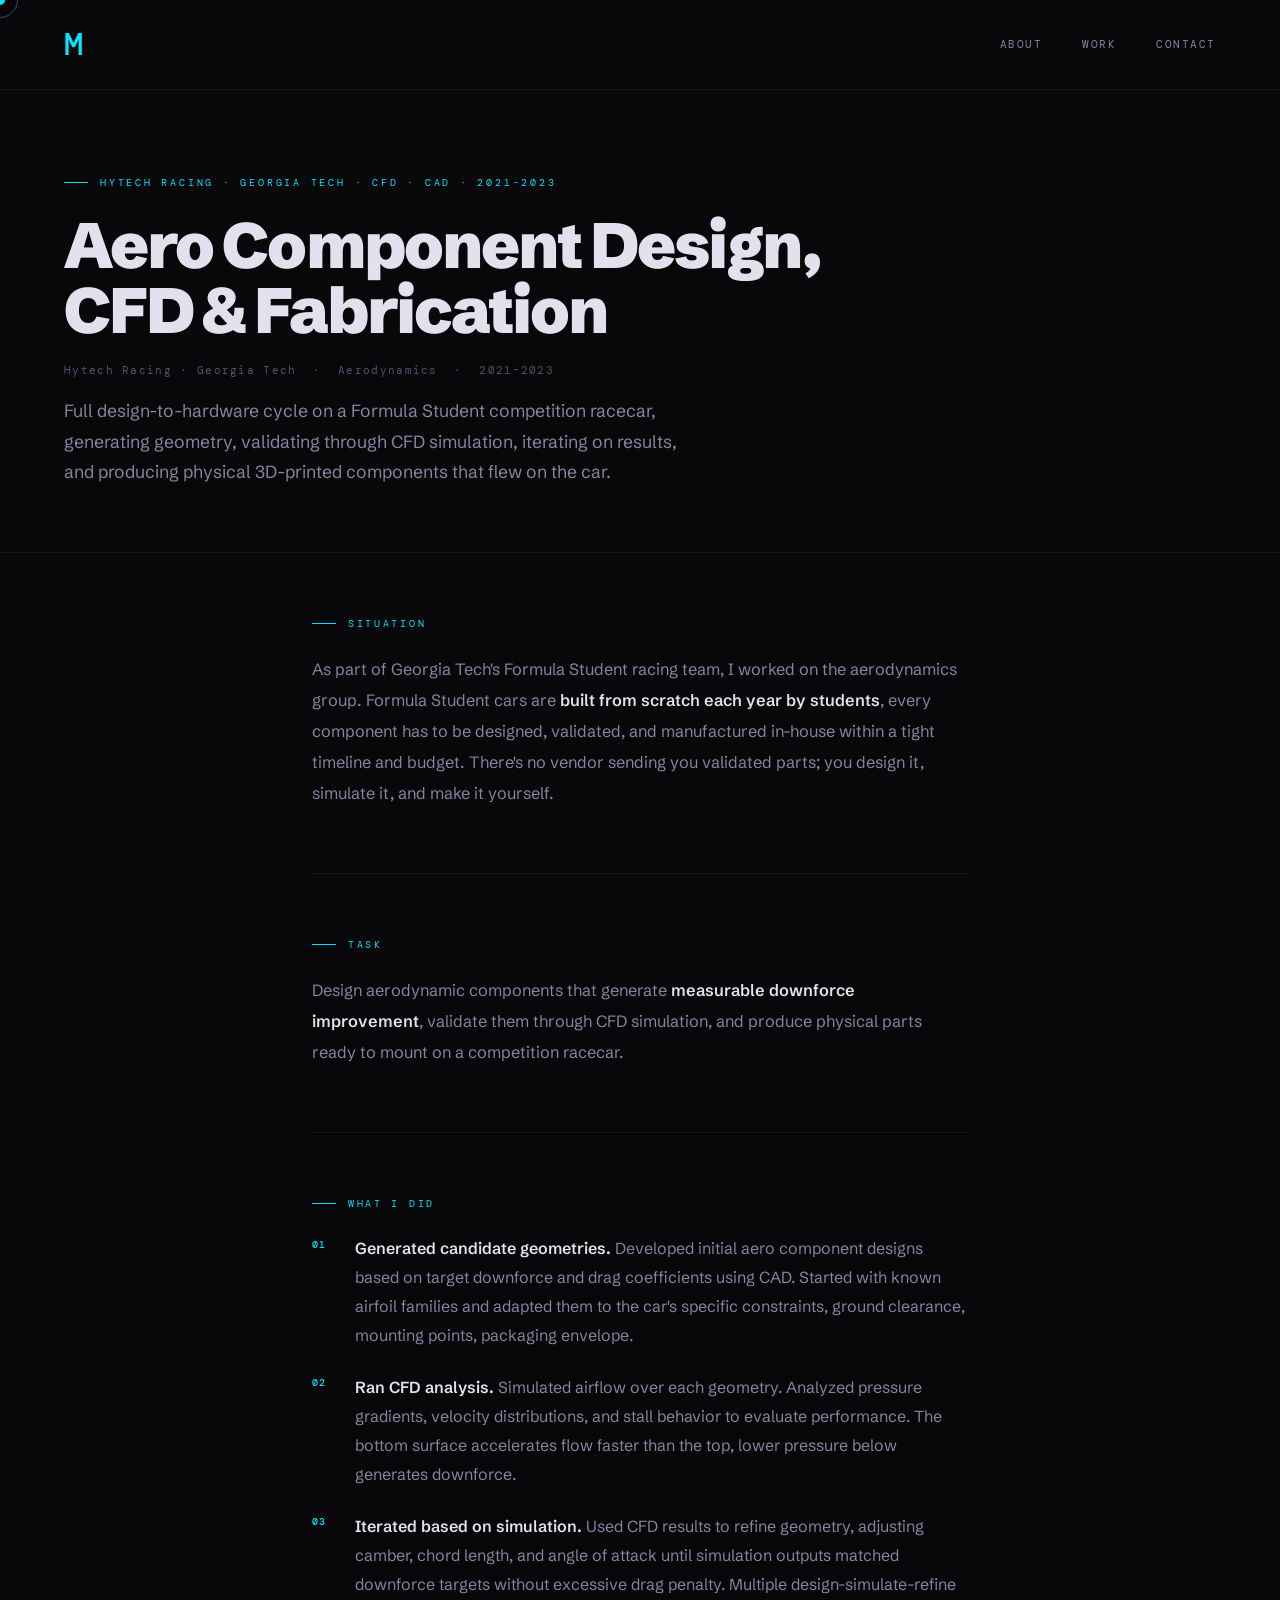
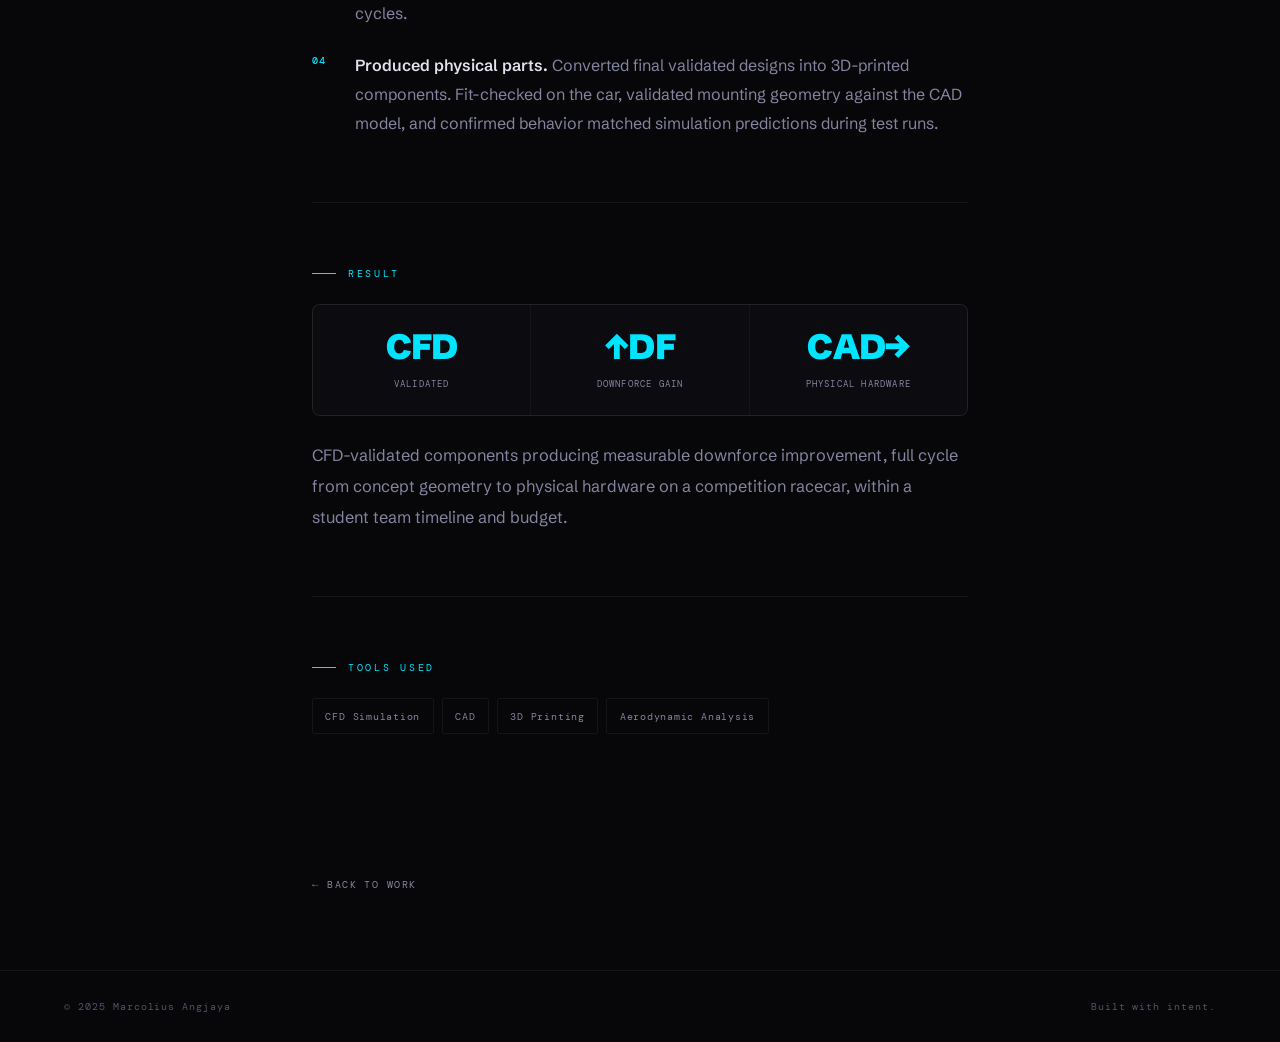
<file: case-studies/formula-student.html>
<!DOCTYPE html>
<html lang="en">
<head>
<meta charset="UTF-8">
<meta name="viewport" content="width=device-width, initial-scale=1.0">
<title>Aero Component Design, CFD &amp; Fabrication, Marcolius Angjaya</title>
<link rel="preconnect" href="https://fonts.googleapis.com">
<link rel="preconnect" href="https://fonts.gstatic.com" crossorigin>
<link href="https://fonts.googleapis.com/css2?family=DM+Mono:wght@300;400;500&family=Inter:wght@300;400;500;600&family=Schibsted+Grotesk:wght@400;700;900&display=swap" rel="stylesheet">
<link rel="stylesheet" href="../assets/style.css">
</head>
<body>

<canvas id="grid-canvas"></canvas>
<div class="cursor" id="cursor"></div>
<div class="cursor-ring" id="cursor-ring"></div>

<nav>
  <a href="/" class="nav-logo">M</a>
  <div class="nav-links" id="nav-links">
    <a href="/#about">About</a>
    <a href="/#projects">Work</a>
    <a href="/#contact">Contact</a>
  </div>
  <button class="nav-hamburger" id="nav-hamburger" aria-label="Toggle menu">
    <span></span><span></span><span></span>
  </button>
</nav>

<!-- HERO -->
<section class="cs-hero">
  <div class="cs-tag">Hytech Racing · Georgia Tech · CFD · CAD · 2021-2023</div>
  <h1 class="cs-title">Aero Component Design, CFD &amp; Fabrication</h1>
  <p class="cs-meta">Hytech Racing · Georgia Tech &nbsp;·&nbsp; Aerodynamics &nbsp;·&nbsp; 2021-2023</p>
  <p class="cs-intro">Full design-to-hardware cycle on a Formula Student competition racecar, generating geometry, validating through CFD simulation, iterating on results, and producing physical 3D-printed components that flew on the car.</p>
</section>

<!-- CONTENT -->
<div class="cs-content">

  <!-- SITUATION -->
  <section class="cs-section reveal">
    <div class="cs-label">Situation</div>
    <p class="cs-text">As part of Georgia Tech's Formula Student racing team, I worked on the aerodynamics group. Formula Student cars are <strong>built from scratch each year by students</strong>, every component has to be designed, validated, and manufactured in-house within a tight timeline and budget. There's no vendor sending you validated parts; you design it, simulate it, and make it yourself.</p>
  </section>

  <!-- TASK -->
  <section class="cs-section reveal">
    <div class="cs-label">Task</div>
    <p class="cs-text">Design aerodynamic components that generate <strong>measurable downforce improvement</strong>, validate them through CFD simulation, and produce physical parts ready to mount on a competition racecar.</p>
  </section>

  <!-- ACTION -->
  <section class="cs-section reveal">
    <div class="cs-label">What I Did</div>
    <ol class="cs-steps">
      <li class="cs-step">
        <span class="cs-step-num">01</span>
        <div class="cs-step-body"><strong>Generated candidate geometries.</strong> Developed initial aero component designs based on target downforce and drag coefficients using CAD. Started with known airfoil families and adapted them to the car's specific constraints, ground clearance, mounting points, packaging envelope.</div>
      </li>
      <li class="cs-step">
        <span class="cs-step-num">02</span>
        <div class="cs-step-body"><strong>Ran CFD analysis.</strong> Simulated airflow over each geometry. Analyzed pressure gradients, velocity distributions, and stall behavior to evaluate performance. The bottom surface accelerates flow faster than the top, lower pressure below generates downforce.</div>
      </li>
      <li class="cs-step">
        <span class="cs-step-num">03</span>
        <div class="cs-step-body"><strong>Iterated based on simulation.</strong> Used CFD results to refine geometry, adjusting camber, chord length, and angle of attack until simulation outputs matched downforce targets without excessive drag penalty. Multiple design-simulate-refine cycles.</div>
      </li>
      <li class="cs-step">
        <span class="cs-step-num">04</span>
        <div class="cs-step-body"><strong>Produced physical parts.</strong> Converted final validated designs into 3D-printed components. Fit-checked on the car, validated mounting geometry against the CAD model, and confirmed behavior matched simulation predictions during test runs.</div>
      </li>
    </ol>
  </section>

  <!-- RESULT -->
  <section class="cs-section reveal">
    <div class="cs-label">Result</div>
    <div class="cs-stats">
      <div class="cs-stat">
        <span class="cs-stat-num">CFD</span>
        <span class="cs-stat-label">Validated</span>
      </div>
      <div class="cs-stat">
        <span class="cs-stat-num">↑DF</span>
        <span class="cs-stat-label">Downforce Gain</span>
      </div>
      <div class="cs-stat">
        <span class="cs-stat-num">CAD→</span>
        <span class="cs-stat-label">Physical Hardware</span>
      </div>
    </div>
    <p class="cs-text">CFD-validated components producing measurable downforce improvement, full cycle from concept geometry to physical hardware on a competition racecar, within a student team timeline and budget.</p>
  </section>

  <!-- TOOLS -->
  <section class="cs-section reveal">
    <div class="cs-label">Tools Used</div>
    <div class="cs-tools">
      <span class="cs-tool">CFD Simulation</span>
      <span class="cs-tool">CAD</span>
      <span class="cs-tool">3D Printing</span>
      <span class="cs-tool">Aerodynamic Analysis</span>
    </div>
  </section>

</div>

<!-- BACK -->
<div class="cs-back-wrap">
  <a href="/#projects" class="cs-back">← Back to work</a>
</div>

<footer>
  <span class="ft">© 2025 Marcolius Angjaya</span>
  <span class="ft">Built with intent.</span>
</footer>

<script src="../assets/main.js"></script>
</body>
</html>
</file>
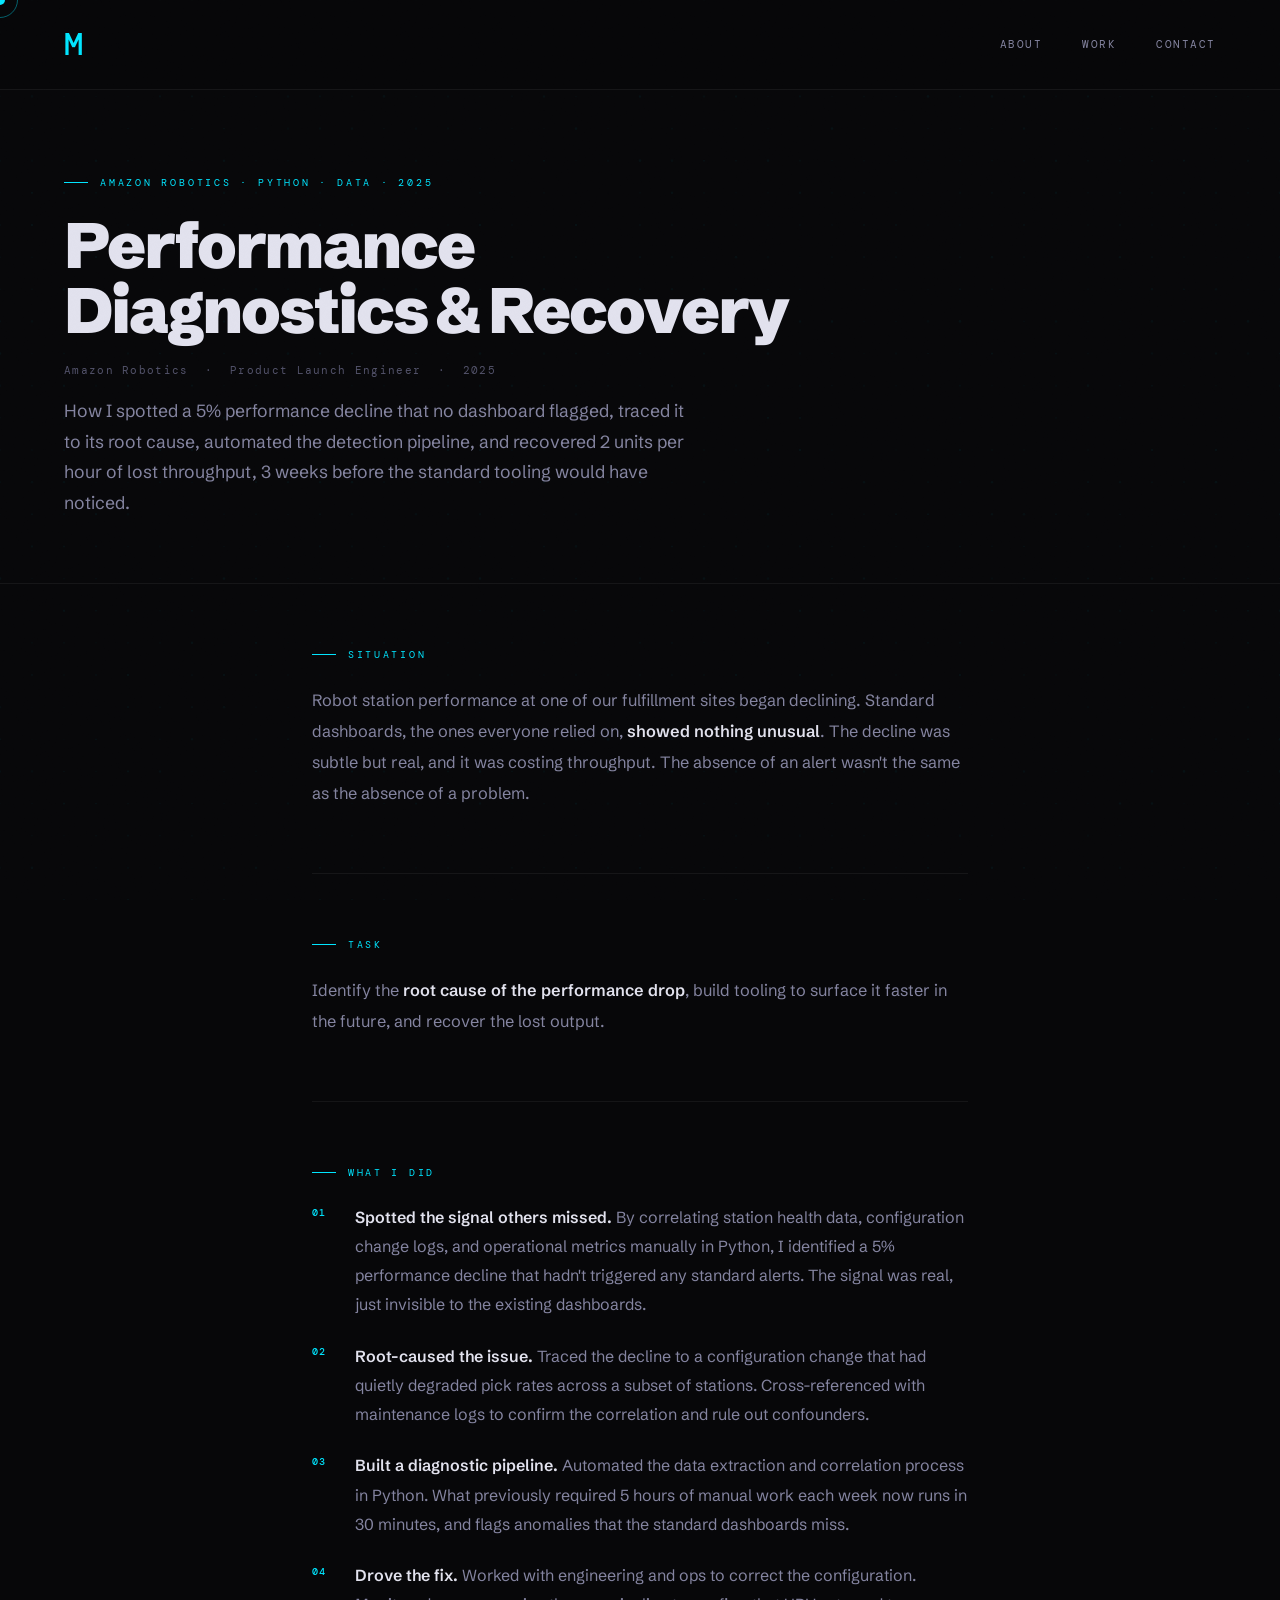
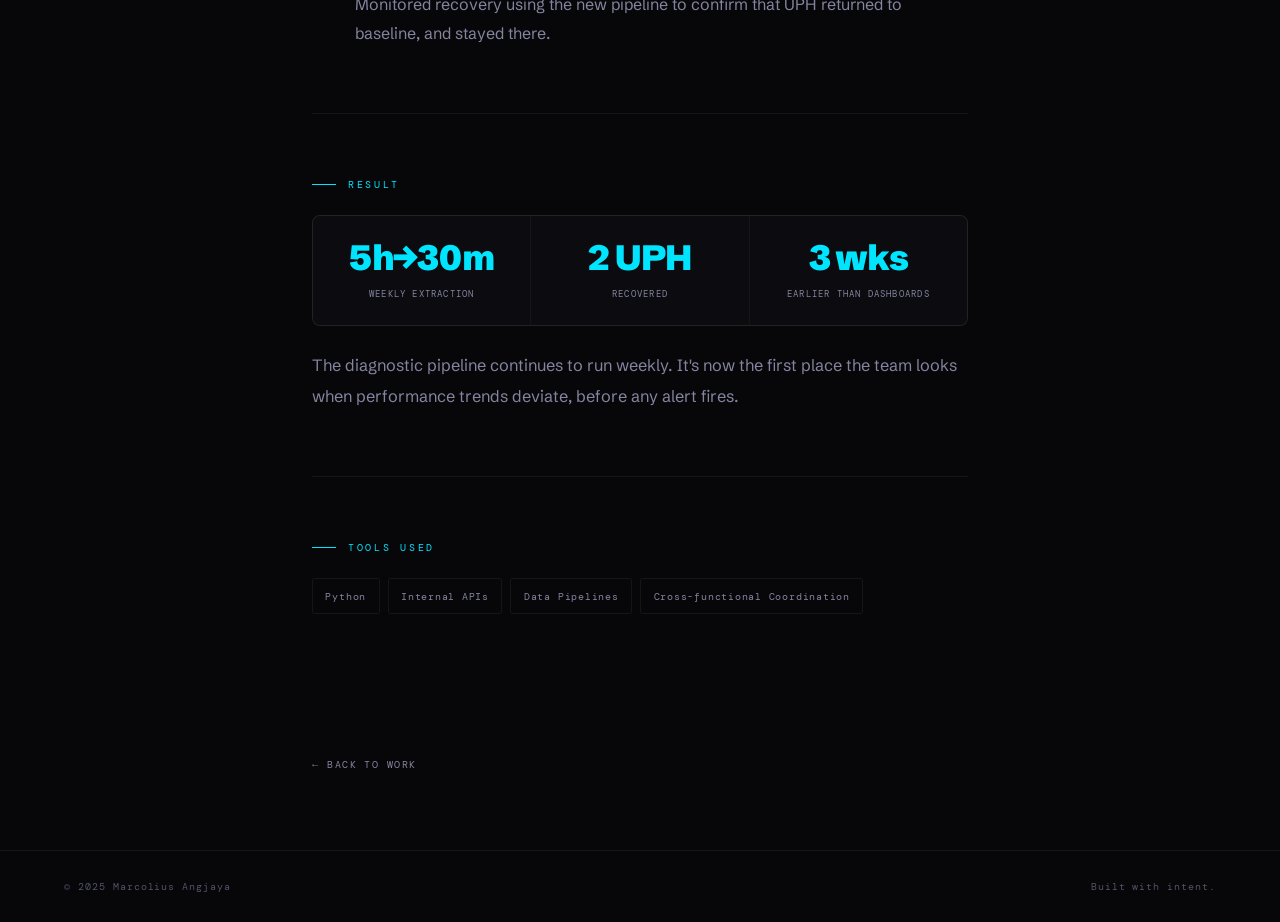
<file: case-studies/python-diagnostics.html>
<!DOCTYPE html>
<html lang="en">
<head>
<meta charset="UTF-8">
<meta name="viewport" content="width=device-width, initial-scale=1.0">
<title>Performance Diagnostics &amp; Recovery, Marcolius Angjaya</title>
<link rel="preconnect" href="https://fonts.googleapis.com">
<link rel="preconnect" href="https://fonts.gstatic.com" crossorigin>
<link href="https://fonts.googleapis.com/css2?family=DM+Mono:wght@300;400;500&family=Inter:wght@300;400;500;600&family=Schibsted+Grotesk:wght@400;700;900&display=swap" rel="stylesheet">
<link rel="stylesheet" href="../assets/style.css">
</head>
<body>

<canvas id="grid-canvas"></canvas>
<div class="cursor" id="cursor"></div>
<div class="cursor-ring" id="cursor-ring"></div>

<nav>
  <a href="/" class="nav-logo">M</a>
  <div class="nav-links" id="nav-links">
    <a href="/#about">About</a>
    <a href="/#projects">Work</a>
    <a href="/#contact">Contact</a>
  </div>
  <button class="nav-hamburger" id="nav-hamburger" aria-label="Toggle menu">
    <span></span><span></span><span></span>
  </button>
</nav>

<!-- HERO -->
<section class="cs-hero">
  <div class="cs-tag">Amazon Robotics · Python · Data · 2025</div>
  <h1 class="cs-title">Performance Diagnostics &amp; Recovery</h1>
  <p class="cs-meta">Amazon Robotics &nbsp;·&nbsp; Product Launch Engineer &nbsp;·&nbsp; 2025</p>
  <p class="cs-intro">How I spotted a 5% performance decline that no dashboard flagged, traced it to its root cause, automated the detection pipeline, and recovered 2 units per hour of lost throughput, 3 weeks before the standard tooling would have noticed.</p>
</section>

<!-- CONTENT -->
<div class="cs-content">

  <!-- SITUATION -->
  <section class="cs-section reveal">
    <div class="cs-label">Situation</div>
    <p class="cs-text">Robot station performance at one of our fulfillment sites began declining. Standard dashboards, the ones everyone relied on, <strong>showed nothing unusual</strong>. The decline was subtle but real, and it was costing throughput. The absence of an alert wasn't the same as the absence of a problem.</p>
  </section>

  <!-- TASK -->
  <section class="cs-section reveal">
    <div class="cs-label">Task</div>
    <p class="cs-text">Identify the <strong>root cause of the performance drop</strong>, build tooling to surface it faster in the future, and recover the lost output.</p>
  </section>

  <!-- ACTION -->
  <section class="cs-section reveal">
    <div class="cs-label">What I Did</div>
    <ol class="cs-steps">
      <li class="cs-step">
        <span class="cs-step-num">01</span>
        <div class="cs-step-body"><strong>Spotted the signal others missed.</strong> By correlating station health data, configuration change logs, and operational metrics manually in Python, I identified a 5% performance decline that hadn't triggered any standard alerts. The signal was real, just invisible to the existing dashboards.</div>
      </li>
      <li class="cs-step">
        <span class="cs-step-num">02</span>
        <div class="cs-step-body"><strong>Root-caused the issue.</strong> Traced the decline to a configuration change that had quietly degraded pick rates across a subset of stations. Cross-referenced with maintenance logs to confirm the correlation and rule out confounders.</div>
      </li>
      <li class="cs-step">
        <span class="cs-step-num">03</span>
        <div class="cs-step-body"><strong>Built a diagnostic pipeline.</strong> Automated the data extraction and correlation process in Python. What previously required 5 hours of manual work each week now runs in 30 minutes, and flags anomalies that the standard dashboards miss.</div>
      </li>
      <li class="cs-step">
        <span class="cs-step-num">04</span>
        <div class="cs-step-body"><strong>Drove the fix.</strong> Worked with engineering and ops to correct the configuration. Monitored recovery using the new pipeline to confirm that UPH returned to baseline, and stayed there.</div>
      </li>
    </ol>
  </section>

  <!-- RESULT -->
  <section class="cs-section reveal">
    <div class="cs-label">Result</div>
    <div class="cs-stats">
      <div class="cs-stat">
        <span class="cs-stat-num">5h→30m</span>
        <span class="cs-stat-label">Weekly Extraction</span>
      </div>
      <div class="cs-stat">
        <span class="cs-stat-num">2 UPH</span>
        <span class="cs-stat-label">Recovered</span>
      </div>
      <div class="cs-stat">
        <span class="cs-stat-num">3 wks</span>
        <span class="cs-stat-label">Earlier Than Dashboards</span>
      </div>
    </div>
    <p class="cs-text">The diagnostic pipeline continues to run weekly. It's now the first place the team looks when performance trends deviate, before any alert fires.</p>
  </section>

  <!-- TOOLS -->
  <section class="cs-section reveal">
    <div class="cs-label">Tools Used</div>
    <div class="cs-tools">
      <span class="cs-tool">Python</span>
      <span class="cs-tool">Internal APIs</span>
      <span class="cs-tool">Data Pipelines</span>
      <span class="cs-tool">Cross-functional Coordination</span>
    </div>
  </section>

</div>

<!-- BACK -->
<div class="cs-back-wrap">
  <a href="/#projects" class="cs-back">← Back to work</a>
</div>

<footer>
  <span class="ft">© 2025 Marcolius Angjaya</span>
  <span class="ft">Built with intent.</span>
</footer>

<script src="../assets/main.js"></script>
</body>
</html>
</file>
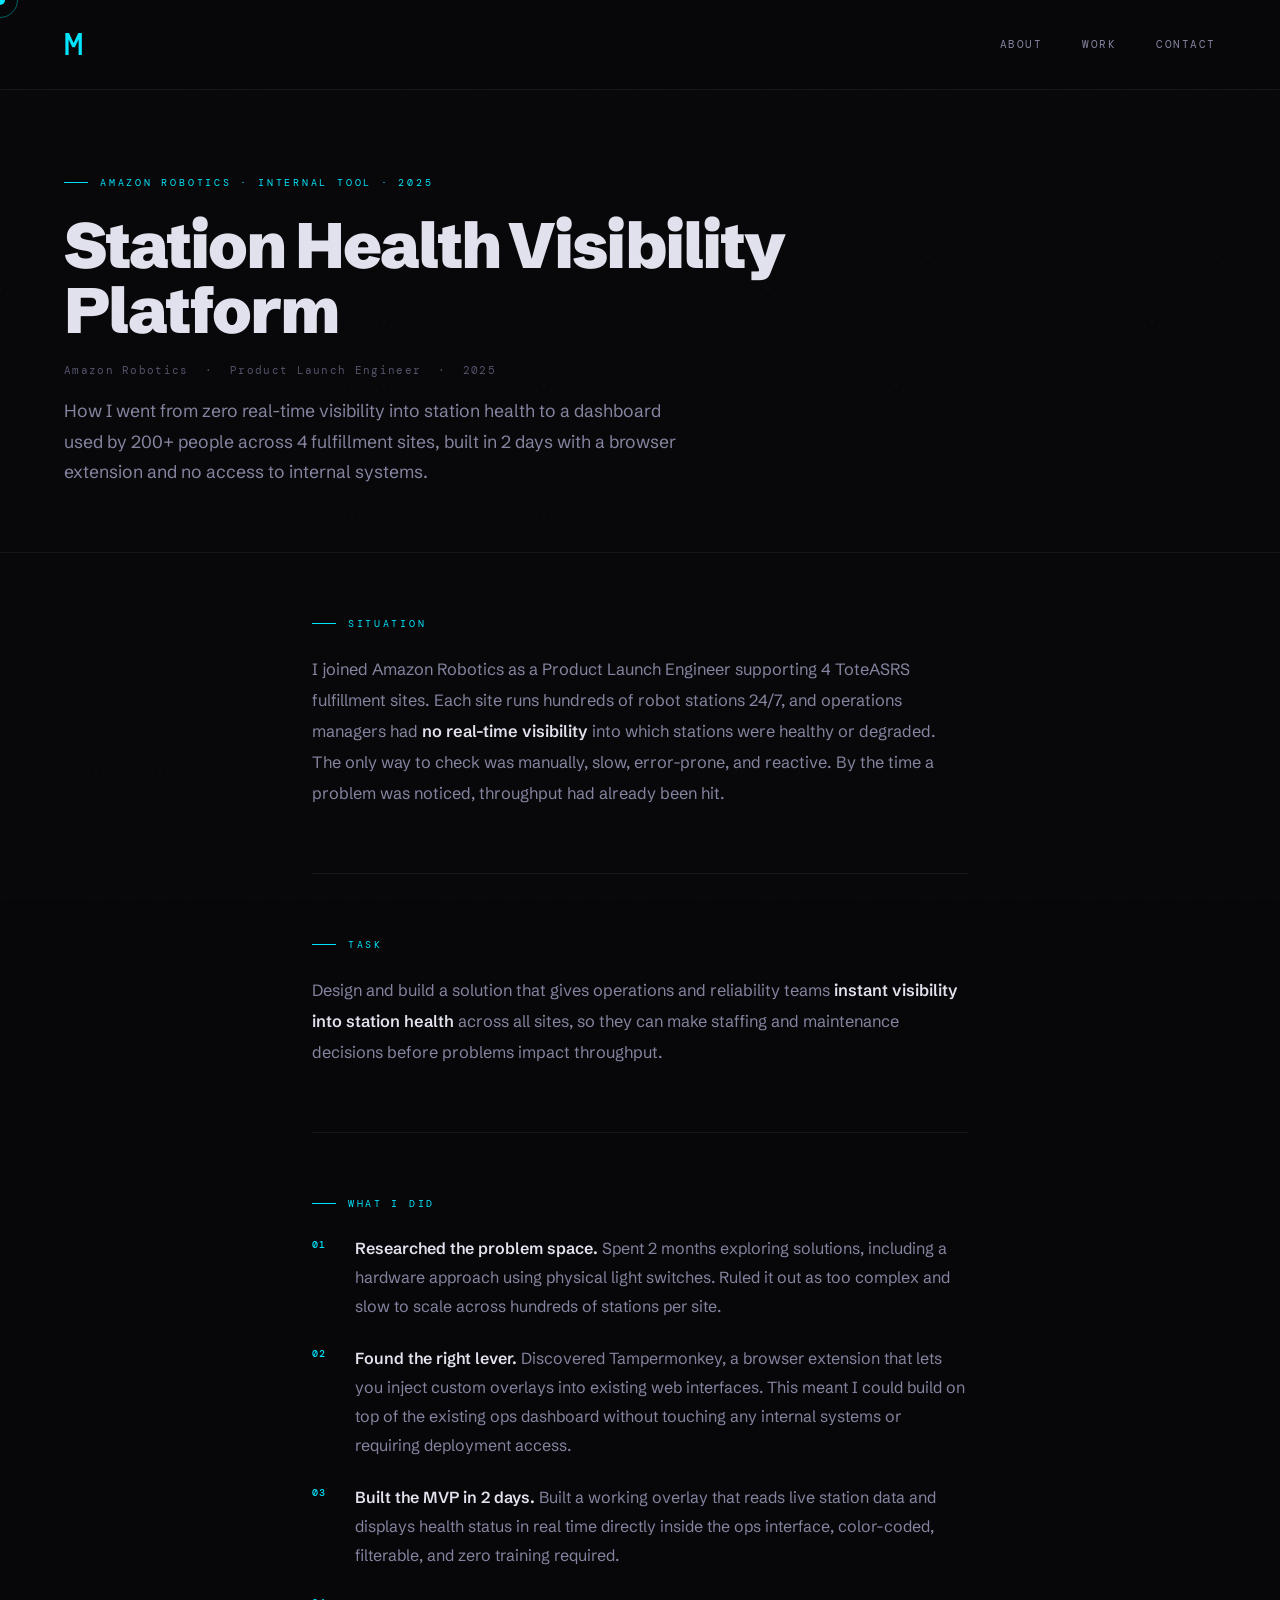
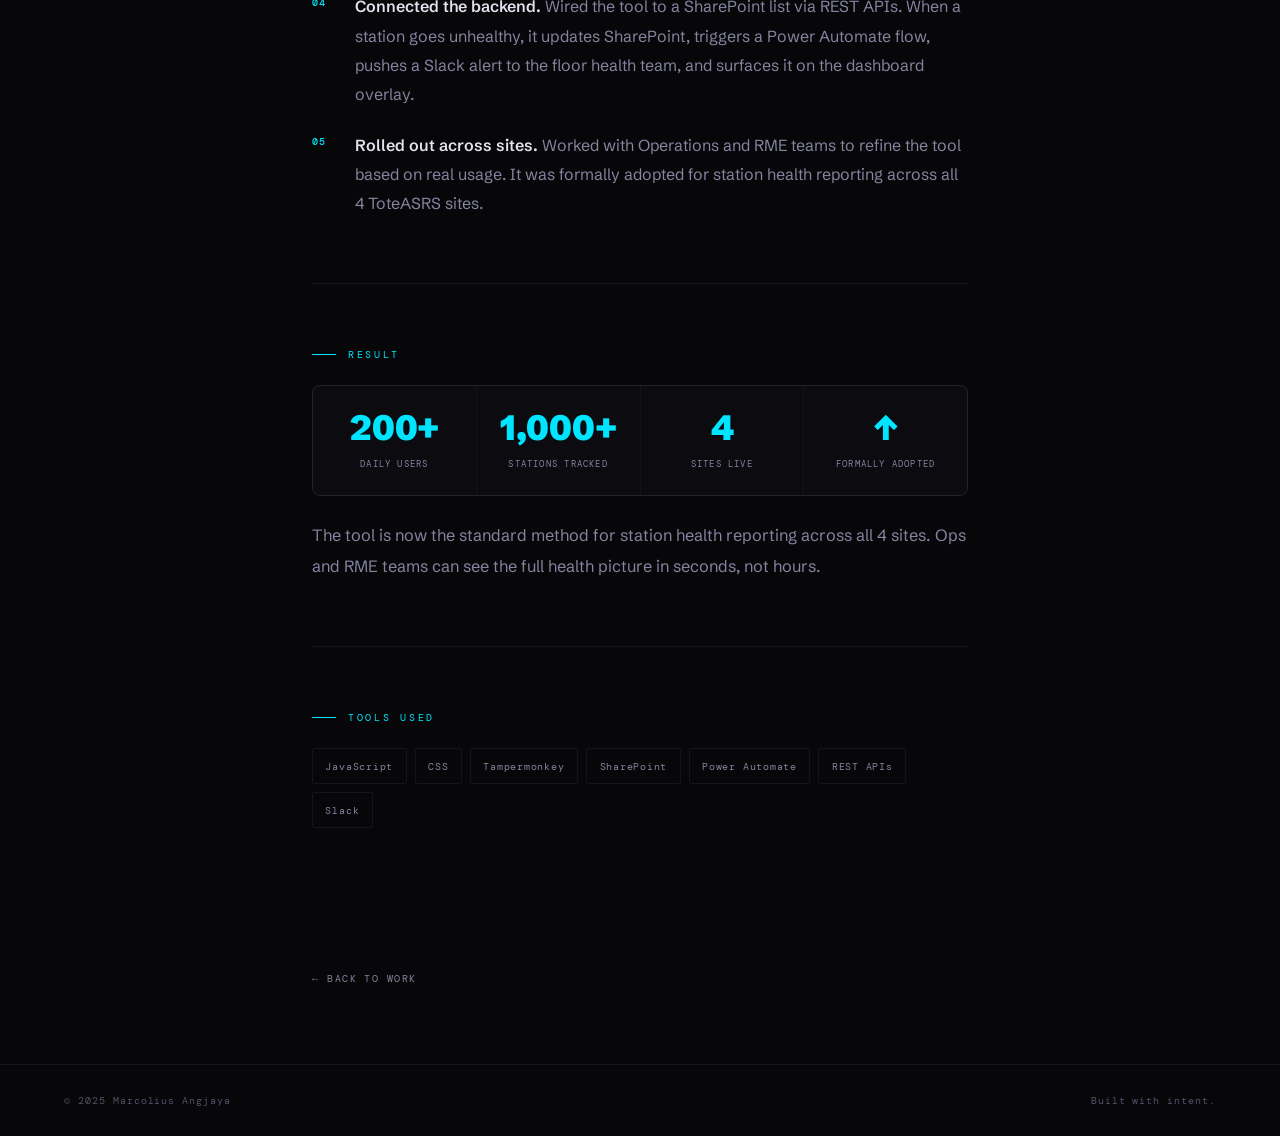
<file: case-studies/station-health.html>
<!DOCTYPE html>
<html lang="en">
<head>
<meta charset="UTF-8">
<meta name="viewport" content="width=device-width, initial-scale=1.0">
<title>Station Health Visibility Platform, Marcolius Angjaya</title>
<link rel="preconnect" href="https://fonts.googleapis.com">
<link rel="preconnect" href="https://fonts.gstatic.com" crossorigin>
<link href="https://fonts.googleapis.com/css2?family=DM+Mono:wght@300;400;500&family=Inter:wght@300;400;500;600&family=Schibsted+Grotesk:wght@400;700;900&display=swap" rel="stylesheet">
<link rel="stylesheet" href="../assets/style.css">
</head>
<body>

<canvas id="grid-canvas"></canvas>
<div class="cursor" id="cursor"></div>
<div class="cursor-ring" id="cursor-ring"></div>

<nav>
  <a href="/" class="nav-logo">M</a>
  <div class="nav-links" id="nav-links">
    <a href="/#about">About</a>
    <a href="/#projects">Work</a>
    <a href="/#contact">Contact</a>
  </div>
  <button class="nav-hamburger" id="nav-hamburger" aria-label="Toggle menu">
    <span></span><span></span><span></span>
  </button>
</nav>

<!-- HERO -->
<section class="cs-hero">
  <div class="cs-tag">Amazon Robotics · Internal Tool · 2025</div>
  <h1 class="cs-title">Station Health Visibility Platform</h1>
  <p class="cs-meta">Amazon Robotics &nbsp;·&nbsp; Product Launch Engineer &nbsp;·&nbsp; 2025</p>
  <p class="cs-intro">How I went from zero real-time visibility into station health to a dashboard used by 200+ people across 4 fulfillment sites, built in 2 days with a browser extension and no access to internal systems.</p>
</section>

<!-- CONTENT -->
<div class="cs-content">

  <!-- SITUATION -->
  <section class="cs-section reveal">
    <div class="cs-label">Situation</div>
    <p class="cs-text">I joined Amazon Robotics as a Product Launch Engineer supporting 4 ToteASRS fulfillment sites. Each site runs hundreds of robot stations 24/7, and operations managers had <strong>no real-time visibility</strong> into which stations were healthy or degraded. The only way to check was manually, slow, error-prone, and reactive. By the time a problem was noticed, throughput had already been hit.</p>
  </section>

  <!-- TASK -->
  <section class="cs-section reveal">
    <div class="cs-label">Task</div>
    <p class="cs-text">Design and build a solution that gives operations and reliability teams <strong>instant visibility into station health</strong> across all sites, so they can make staffing and maintenance decisions before problems impact throughput.</p>
  </section>

  <!-- ACTION -->
  <section class="cs-section reveal">
    <div class="cs-label">What I Did</div>
    <ol class="cs-steps">
      <li class="cs-step">
        <span class="cs-step-num">01</span>
        <div class="cs-step-body"><strong>Researched the problem space.</strong> Spent 2 months exploring solutions, including a hardware approach using physical light switches. Ruled it out as too complex and slow to scale across hundreds of stations per site.</div>
      </li>
      <li class="cs-step">
        <span class="cs-step-num">02</span>
        <div class="cs-step-body"><strong>Found the right lever.</strong> Discovered Tampermonkey, a browser extension that lets you inject custom overlays into existing web interfaces. This meant I could build on top of the existing ops dashboard without touching any internal systems or requiring deployment access.</div>
      </li>
      <li class="cs-step">
        <span class="cs-step-num">03</span>
        <div class="cs-step-body"><strong>Built the MVP in 2 days.</strong> Built a working overlay that reads live station data and displays health status in real time directly inside the ops interface, color-coded, filterable, and zero training required.</div>
      </li>
      <li class="cs-step">
        <span class="cs-step-num">04</span>
        <div class="cs-step-body"><strong>Connected the backend.</strong> Wired the tool to a SharePoint list via REST APIs. When a station goes unhealthy, it updates SharePoint, triggers a Power Automate flow, pushes a Slack alert to the floor health team, and surfaces it on the dashboard overlay.</div>
      </li>
      <li class="cs-step">
        <span class="cs-step-num">05</span>
        <div class="cs-step-body"><strong>Rolled out across sites.</strong> Worked with Operations and RME teams to refine the tool based on real usage. It was formally adopted for station health reporting across all 4 ToteASRS sites.</div>
      </li>
    </ol>
  </section>

  <!-- RESULT -->
  <section class="cs-section reveal">
    <div class="cs-label">Result</div>
    <div class="cs-stats">
      <div class="cs-stat">
        <span class="cs-stat-num">200+</span>
        <span class="cs-stat-label">Daily Users</span>
      </div>
      <div class="cs-stat">
        <span class="cs-stat-num">1,000+</span>
        <span class="cs-stat-label">Stations Tracked</span>
      </div>
      <div class="cs-stat">
        <span class="cs-stat-num">4</span>
        <span class="cs-stat-label">Sites Live</span>
      </div>
      <div class="cs-stat">
        <span class="cs-stat-num">↑</span>
        <span class="cs-stat-label">Formally Adopted</span>
      </div>
    </div>
    <p class="cs-text">The tool is now the standard method for station health reporting across all 4 sites. Ops and RME teams can see the full health picture in seconds, not hours.</p>
  </section>

  <!-- TOOLS -->
  <section class="cs-section reveal">
    <div class="cs-label">Tools Used</div>
    <div class="cs-tools">
      <span class="cs-tool">JavaScript</span>
      <span class="cs-tool">CSS</span>
      <span class="cs-tool">Tampermonkey</span>
      <span class="cs-tool">SharePoint</span>
      <span class="cs-tool">Power Automate</span>
      <span class="cs-tool">REST APIs</span>
      <span class="cs-tool">Slack</span>
    </div>
  </section>

</div>

<!-- BACK -->
<div class="cs-back-wrap">
  <a href="/#projects" class="cs-back">← Back to work</a>
</div>

<footer>
  <span class="ft">© 2025 Marcolius Angjaya</span>
  <span class="ft">Built with intent.</span>
</footer>

<script src="../assets/main.js"></script>
</body>
</html>
</file>
<file: assets/style.css>
/* ================================================================
   VARIABLES & RESET
   ================================================================ */

*, *::before, *::after { box-sizing: border-box; margin: 0; padding: 0; }

:root {
  --bg:      #070709;
  --bg2:     #0b0b10;
  --surface: #111118;
  --surface2:#15151e;
  --border:  rgba(255,255,255,0.06);
  --border-accent: rgba(0,229,255,0.14);
  --accent:  #00e5ff;
  --accent2: #4f6fff;
  --text:    #e2e2ee;
  --muted:   #52526a;
  --muted2:  #8484a0;
  --font:    'Schibsted Grotesk','Inter',sans-serif;
  --mono:    'DM Mono',monospace;
}

html { scroll-behavior: smooth; }

body {
  background: var(--bg);
  color: var(--text);
  font-family: var(--font);
  overflow-x: hidden;
}

@media (hover: hover) { body { cursor: none; } }

/* ================================================================
   CUSTOM CURSOR
   ================================================================ */

.cursor {
  position: fixed;
  width: 10px; height: 10px;
  background: var(--accent);
  border-radius: 50%;
  pointer-events: none;
  z-index: 9999;
  transform: translate(-50%,-50%);
  transition: width .2s, height .2s, opacity .2s;
  mix-blend-mode: screen;
}
.cursor-ring {
  position: fixed;
  width: 36px; height: 36px;
  border: 1px solid rgba(0,229,255,0.4);
  border-radius: 50%;
  pointer-events: none;
  z-index: 9998;
  transform: translate(-50%,-50%);
  transition: width .3s, height .3s;
}
body:has(a:hover) .cursor,
body:has(.card:hover) .cursor { width: 20px; height: 20px; }
body:has(a:hover) .cursor-ring,
body:has(.card:hover) .cursor-ring { width: 60px; height: 60px; border-color: rgba(0,229,255,0.2); }

@media (hover: none) {
  .cursor, .cursor-ring { display: none; }
}

/* ================================================================
   DOT GRID CANVAS
   ================================================================ */

#grid-canvas {
  position: fixed;
  top: 0; left: 0;
  width: 100%; height: 100%;
  pointer-events: none;
  z-index: 0;
  opacity: 0.35;
}

@media (hover: none) { #grid-canvas { display: none; } }

/* ================================================================
   NOISE OVERLAY
   ================================================================ */

body::after {
  content: '';
  position: fixed;
  inset: 0;
  pointer-events: none;
  z-index: 500;
  opacity: .02;
  background-image: url("data:image/svg+xml,%3Csvg viewBox='0 0 200 200' xmlns='http://www.w3.org/2000/svg'%3E%3Cfilter id='n'%3E%3CfeTurbulence type='fractalNoise' baseFrequency='.9' numOctaves='4'/%3E%3C/filter%3E%3Crect width='100%25' height='100%25' filter='url(%23n)'/%3E%3C/svg%3E");
  background-size: 180px;
}

/* ================================================================
   NAV
   ================================================================ */

nav {
  position: fixed;
  top: 0; left: 0; right: 0;
  z-index: 200;
  display: flex;
  justify-content: space-between;
  align-items: center;
  padding: 1.4rem clamp(1.5rem, 5vw, 5rem);
  backdrop-filter: blur(16px);
  background: rgba(7,7,9,0.6);
  border-bottom: 1px solid var(--border);
  transition: transform .35s ease;
}
nav.nav-scrolled { transform: translateY(-100%); }

.nav-logo {
  font-family: var(--mono);
  font-size: 2rem;
  font-weight: 500;
  letter-spacing: .2em;
  color: var(--accent);
  text-transform: uppercase;
  text-decoration: none;
}

.nav-links {
  display: flex;
  gap: 2.5rem;
}

.nav-links a {
  font-family: var(--mono);
  font-size: .68rem;
  letter-spacing: .14em;
  color: var(--muted2);
  text-decoration: none;
  text-transform: uppercase;
  transition: color .2s;
  min-height: 44px;
  display: flex;
  align-items: center;
}
.nav-links a:hover { color: var(--accent); }

.nav-hamburger {
  display: none;
  flex-direction: column;
  justify-content: center;
  gap: 5px;
  background: none;
  border: none;
  cursor: pointer;
  padding: 8px;
  min-width: 44px;
  min-height: 44px;
  z-index: 201;
}
.nav-hamburger span {
  display: block;
  width: 22px;
  height: 1.5px;
  background: var(--muted2);
  transition: transform .3s, opacity .3s;
}
.nav-hamburger.open span:nth-child(1) { transform: translateY(6.5px) rotate(45deg); }
.nav-hamburger.open span:nth-child(2) { opacity: 0; }
.nav-hamburger.open span:nth-child(3) { transform: translateY(-6.5px) rotate(-45deg); }

/* ================================================================
   SECTION BASE
   ================================================================ */

section, .stats, .about, .projects, .contact, footer { position: relative; z-index: 1; }

/* ================================================================
   HERO
   ================================================================ */

.hero {
  min-height: 100vh;
  display: flex;
  flex-direction: column;
  justify-content: center;
  padding: 6rem clamp(1.5rem, 5vw, 5rem) 4rem;
  position: relative;
  overflow: hidden;
}

.hero-content { position: relative; z-index: 2; max-width: 900px; }

.hero-eyebrow {
  font-family: var(--mono);
  font-size: clamp(.52rem, 1vw, .62rem);
  letter-spacing: .28em;
  color: var(--accent);
  text-transform: uppercase;
  margin-bottom: 2rem;
  display: flex;
  align-items: center;
  gap: .8rem;
  opacity: 0;
  animation: fadeUp .8s .2s forwards;
}
.hero-eyebrow::before {
  content: '';
  display: block;
  width: 2rem;
  height: 1px;
  background: var(--accent);
  flex-shrink: 0;
}

.hero-name {
  font-family: var(--font);
  font-size: clamp(2.8rem, 8vw, 7.5rem);
  font-weight: 900;
  line-height: .93;
  letter-spacing: -.03em;
  margin-bottom: 2rem;
  opacity: 0;
  animation: fadeUp .9s .35s forwards;
}
.hero-name .accent { color: var(--accent); }

.hero-statement {
  font-size: clamp(.96rem, 1.6vw, 1.25rem);
  color: var(--muted2);
  max-width: 580px;
  line-height: 1.75;
  font-weight: 300;
  opacity: 0;
  animation: fadeUp .9s .5s forwards;
  margin-bottom: 3rem;
}
.hero-statement strong { color: var(--text); font-weight: 600; }

.hero-cta {
  display: flex;
  gap: 1rem;
  flex-wrap: wrap;
  opacity: 0;
  animation: fadeUp .9s .65s forwards;
}

.btn {
  font-family: var(--mono);
  font-size: clamp(.6rem, 1.5vw, .68rem);
  letter-spacing: .16em;
  text-transform: uppercase;
  padding: .85rem 2rem;
  border-radius: 3px;
  text-decoration: none;
  transition: all .2s;
  display: inline-flex;
  align-items: center;
  justify-content: center;
  min-height: 44px;
  appearance: none;
  -webkit-appearance: none;
  background: none;
  border: none;
  line-height: 1;
}
@media (hover: hover) { .btn { cursor: none; } }
.btn-primary { background: var(--accent); color: #000; font-weight: 500; }
.btn-primary:hover { background: #fff; }
.btn-ghost { border: 1px solid var(--border-accent); color: var(--muted2); }
.btn-ghost:hover { border-color: var(--accent); color: var(--accent); }

.scroll-hint {
  position: absolute;
  bottom: 2.5rem;
  left: clamp(1.5rem, 5vw, 5rem);
  font-family: var(--mono);
  font-size: .6rem;
  color: var(--muted);
  letter-spacing: .2em;
  text-transform: uppercase;
  display: flex;
  align-items: center;
  gap: .75rem;
  opacity: 0;
  animation: fadeUp 1s 1s forwards;
  z-index: 2;
}
.scroll-line {
  width: 1px;
  height: 34px;
  background: linear-gradient(to bottom, var(--accent), transparent);
  animation: spulse 2s infinite;
}

/* ================================================================
   STATS BAR
   ================================================================ */

.stats {
  border-top: 1px solid var(--border);
  border-bottom: 1px solid var(--border);
  padding: 2.8rem clamp(1.5rem, 5vw, 5rem);
  display: grid;
  grid-template-columns: repeat(4, 1fr);
  background: var(--bg2);
}
.stat { text-align: center; padding: 0 1rem; }
.stat + .stat { border-left: 1px solid var(--border); }
.stat-num {
  font-family: var(--font);
  font-size: clamp(2rem, 3.5vw, 3.2rem);
  font-weight: 900;
  color: var(--accent);
  display: block;
  line-height: 1;
  margin-bottom: .5rem;
  letter-spacing: -.02em;
}
.stat-label {
  font-family: var(--mono);
  font-size: clamp(.52rem, 1vw, .6rem);
  color: var(--muted2);
  letter-spacing: .14em;
  text-transform: uppercase;
}

/* ================================================================
   ABOUT
   ================================================================ */

.about {
  padding: clamp(4rem, 9vw, 9rem) clamp(1.5rem, 5vw, 5rem);
  display: grid;
  grid-template-columns: 1fr 1.1fr;
  gap: clamp(2.5rem, 7vw, 7rem);
  align-items: start;
}

.eyebrow {
  font-family: var(--mono);
  font-size: .6rem;
  letter-spacing: .28em;
  color: var(--accent);
  text-transform: uppercase;
  margin-bottom: 1.5rem;
  display: flex;
  align-items: center;
  gap: .75rem;
}
.eyebrow::before {
  content: '';
  display: block;
  width: 1.5rem;
  height: 1px;
  background: var(--accent);
  flex-shrink: 0;
}

.section-heading {
  font-size: clamp(1.6rem, 3vw, 2.7rem);
  font-weight: 900;
  line-height: 1.05;
  letter-spacing: -.03em;
  margin-bottom: 1.5rem;
}

.bio {
  font-size: clamp(.9rem, 1.4vw, 1rem);
  color: var(--muted2);
  line-height: 1.9;
  font-weight: 300;
  margin-bottom: .9rem;
}
.bio strong { color: var(--text); font-weight: 600; }

/* ================================================================
   TIMELINE
   ================================================================ */

.timeline { display: flex; flex-direction: column; }
.tl-item { display: grid; grid-template-columns: auto 1fr; gap: 0 1.25rem; }
.tl-left { display: flex; flex-direction: column; align-items: center; padding-top: .25rem; }
.tl-dot { width: 7px; height: 7px; border-radius: 50%; border: 1.5px solid var(--accent); background: var(--bg); flex-shrink: 0; z-index: 1; }
.tl-dot.on { background: var(--accent); }
.tl-line { width: 1px; background: var(--border); flex: 1; margin-top: 4px; min-height: 18px; }
.tl-item:last-child .tl-line { display: none; }
.tl-body { padding-bottom: 1.8rem; }
.tl-co { font-size: .9rem; font-weight: 700; color: var(--text); margin-bottom: .15rem; }
.tl-role { font-family: var(--mono); font-size: .68rem; color: var(--accent); letter-spacing: .1em; margin-bottom: .18rem; }
.tl-when { font-family: var(--mono); font-size: .64rem; color: var(--muted); letter-spacing: .1em; margin-bottom: .45rem; }
.tl-desc { font-size: .86rem; color: var(--muted2); line-height: 1.7; font-weight: 300; }

/* ================================================================
   PROJECTS / CARDS
   ================================================================ */

.projects { padding: clamp(3rem, 6vw, 6rem) clamp(1.5rem, 5vw, 5rem); }
.proj-hdr { margin-bottom: 4rem; }
.proj-heading { font-size: clamp(1.6rem, 3vw, 2.7rem); font-weight: 900; letter-spacing: -.03em; line-height: 1.05; }

.cards { display: grid; grid-template-columns: repeat(2, 1fr); gap: 1.25rem; }

.card {
  background: var(--surface);
  border: 1px solid var(--border);
  border-radius: 10px;
  overflow: hidden;
  transition: border-color .3s, transform .3s, background .3s;
  position: relative;
  display: flex;
  flex-direction: column;
}
@media (hover: hover) { .card { cursor: none; } }
.card::before {
  content: '';
  position: absolute;
  top: 0; left: 0; right: 0;
  height: 2px;
  background: linear-gradient(90deg, var(--accent), var(--accent2));
  transform: scaleX(0);
  transform-origin: left;
  transition: transform .4s ease;
  z-index: 1;
}
.card:hover::before { transform: scaleX(1); }
.card:hover { border-color: rgba(0,229,255,0.16); transform: translateY(-3px); background: var(--surface2); }

.card-gfx {
  width: 100%;
  height: 130px;
  background: var(--bg2);
  overflow: hidden;
  flex-shrink: 0;
}
.card-gfx svg { display: block; width: 100%; height: 100%; }

.card-body { padding: 1.6rem; flex: 1; display: flex; flex-direction: column; }
.card-meta { display: flex; align-items: center; justify-content: space-between; margin-bottom: .85rem; flex-wrap: wrap; gap: .4rem; }
.card-co { font-family: var(--mono); font-size: .62rem; letter-spacing: .18em; color: var(--accent); text-transform: uppercase; }
.card-pill { font-family: var(--mono); font-size: .58rem; letter-spacing: .1em; color: var(--muted); border: 1px solid var(--border); padding: .18rem .55rem; border-radius: 2px; text-transform: uppercase; }
.card-title { font-size: 1.1rem; font-weight: 700; letter-spacing: -.01em; margin-bottom: .7rem; line-height: 1.25; color: var(--text); }
.card-desc { font-size: .86rem; color: var(--muted2); line-height: 1.75; margin-bottom: 1.2rem; font-weight: 300; }
.card-metrics { display: flex; gap: 1.2rem; flex-wrap: wrap; padding-top: 1rem; border-top: 1px solid var(--border); margin-bottom: 1.2rem; }
.mv { font-family: var(--font); font-size: 1.1rem; font-weight: 900; color: var(--accent); display: block; line-height: 1; letter-spacing: -.01em; }
.mk { font-family: var(--mono); font-size: .59rem; color: var(--muted); text-transform: uppercase; letter-spacing: .1em; margin-top: .2rem; }

.card-cta {
  font-family: var(--mono);
  font-size: .62rem;
  color: var(--accent);
  letter-spacing: .1em;
  text-transform: uppercase;
  display: flex;
  align-items: center;
  gap: .5rem;
  transition: gap .2s;
  text-decoration: none;
  margin-top: auto;
}
.card:hover .card-cta { gap: .9rem; }
/* Stretched link — makes entire card clickable */
.card-cta::after { content: ''; position: absolute; inset: 0; }

/* ================================================================
   CONTACT
   ================================================================ */

.contact {
  padding: clamp(4rem, 9vw, 9rem) clamp(1.5rem, 5vw, 5rem);
  text-align: center;
  border-top: 1px solid var(--border);
}
.contact-heading {
  font-size: clamp(2.2rem, 6vw, 5.5rem);
  font-weight: 900;
  letter-spacing: -.03em;
  margin-bottom: 1.2rem;
  line-height: .95;
}
.contact-heading span { color: var(--accent); }
.contact-sub { font-family: var(--mono); font-size: clamp(.6rem, 1.5vw, .76rem); color: var(--muted2); margin-bottom: 3rem; letter-spacing: .08em; }
.contact-btns { display: flex; justify-content: center; gap: 1rem; flex-wrap: wrap; margin-bottom: 1.5rem; }
.contact-btns .btn { width: 160px; justify-content: center; }
.contact-email { font-family: var(--mono); font-size: .7rem; color: var(--muted); }
.contact-email a { color: var(--accent); text-decoration: none; }
.contact-email a:hover { text-decoration: underline; }

/* ================================================================
   FOOTER
   ================================================================ */

footer {
  padding: 1.8rem clamp(1.5rem, 5vw, 5rem);
  border-top: 1px solid var(--border);
  display: flex;
  justify-content: space-between;
  flex-wrap: wrap;
  gap: .5rem;
  position: relative;
  z-index: 1;
}
.ft { font-family: var(--mono); font-size: .6rem; color: var(--muted); letter-spacing: .1em; }

/* ================================================================
   REVEAL ANIMATIONS
   ================================================================ */

.reveal { opacity: 0; transform: translateY(26px); transition: opacity .7s ease, transform .7s ease; }
.reveal.visible { opacity: 1; transform: translateY(0); }
.d1 { transition-delay: .08s; }
.d2 { transition-delay: .16s; }
.d3 { transition-delay: .24s; }
.d4 { transition-delay: .32s; }

@keyframes fadeUp { from { opacity: 0; transform: translateY(20px); } to { opacity: 1; transform: translateY(0); } }
@keyframes spulse { 0%, 100% { opacity: .3; } 50% { opacity: 1; } }

/* ================================================================
   CASE STUDY PAGES
   ================================================================ */

.cs-hero {
  display: flex;
  flex-direction: column;
  justify-content: flex-end;
  padding: clamp(7rem, 14vw, 11rem) clamp(1.5rem, 5vw, 5rem) clamp(3rem, 5vw, 5rem);
  border-bottom: 1px solid var(--border);
  position: relative;
  z-index: 1;
}

.cs-tag {
  font-family: var(--mono);
  font-size: clamp(.52rem, 1vw, .62rem);
  letter-spacing: .28em;
  color: var(--accent);
  text-transform: uppercase;
  margin-bottom: 1.5rem;
  display: flex;
  align-items: center;
  gap: .75rem;
  opacity: 0;
  animation: fadeUp .8s .2s forwards;
}
.cs-tag::before {
  content: '';
  display: block;
  width: 1.5rem;
  height: 1px;
  background: var(--accent);
  flex-shrink: 0;
}

.cs-title {
  font-family: var(--font);
  font-size: clamp(1.9rem, 5vw, 4rem);
  font-weight: 900;
  line-height: 1.02;
  letter-spacing: -.03em;
  margin-bottom: 1.2rem;
  max-width: 760px;
  opacity: 0;
  animation: fadeUp .9s .35s forwards;
}

.cs-meta {
  font-family: var(--mono);
  font-size: clamp(.58rem, 1.2vw, .68rem);
  color: var(--muted);
  letter-spacing: .12em;
  margin-bottom: 1.2rem;
  opacity: 0;
  animation: fadeUp .9s .5s forwards;
}

.cs-intro {
  font-size: clamp(.95rem, 1.7vw, 1.1rem);
  color: var(--muted2);
  max-width: 620px;
  line-height: 1.75;
  font-weight: 300;
  opacity: 0;
  animation: fadeUp .9s .6s forwards;
}

/* Content wrapper */
.cs-content {
  max-width: 720px;
  margin: 0 auto;
  padding: 0 clamp(1.5rem, 5vw, 2rem);
}

.cs-section {
  padding: clamp(2.5rem, 5vw, 4.5rem) 0;
  border-bottom: 1px solid var(--border);
}
.cs-section:last-of-type { border-bottom: none; }

/* Section label — same style as eyebrow */
.cs-label {
  font-family: var(--mono);
  font-size: .6rem;
  letter-spacing: .28em;
  color: var(--accent);
  text-transform: uppercase;
  margin-bottom: 1.5rem;
  display: flex;
  align-items: center;
  gap: .75rem;
}
.cs-label::before {
  content: '';
  display: block;
  width: 1.5rem;
  height: 1px;
  background: var(--accent);
  flex-shrink: 0;
}

.cs-text {
  font-size: clamp(.92rem, 1.5vw, 1.02rem);
  color: var(--muted2);
  line-height: 1.9;
  font-weight: 300;
}
.cs-text strong { color: var(--text); font-weight: 600; }

/* Numbered steps */
.cs-steps { list-style: none; display: flex; flex-direction: column; gap: 1.4rem; }
.cs-step { display: grid; grid-template-columns: 2.2rem 1fr; gap: .5rem; align-items: start; }
.cs-step-num {
  font-family: var(--mono);
  font-size: .6rem;
  color: var(--accent);
  font-weight: 500;
  letter-spacing: .08em;
  padding-top: .22rem;
}
.cs-step-body {
  font-size: clamp(.92rem, 1.5vw, 1rem);
  color: var(--muted2);
  line-height: 1.82;
  font-weight: 300;
}
.cs-step-body strong { color: var(--text); font-weight: 600; }

/* Result stat cards */
.cs-stats {
  display: grid;
  grid-template-columns: repeat(auto-fit, minmax(130px, 1fr));
  gap: 1px;
  background: var(--border);
  border: 1px solid var(--border);
  border-radius: 8px;
  overflow: hidden;
  margin-bottom: 1.5rem;
}
.cs-stat { background: var(--bg2); text-align: center; padding: 1.5rem 1rem; }
.cs-stat-num {
  font-family: var(--font);
  font-size: clamp(1.5rem, 3vw, 2.2rem);
  font-weight: 900;
  color: var(--accent);
  display: block;
  line-height: 1;
  margin-bottom: .4rem;
  letter-spacing: -.02em;
}
.cs-stat-label {
  font-family: var(--mono);
  font-size: .54rem;
  color: var(--muted2);
  letter-spacing: .14em;
  text-transform: uppercase;
}

/* Tool pills */
.cs-tools { display: flex; flex-wrap: wrap; gap: .5rem; margin-top: 1rem; }
.cs-tool {
  font-family: var(--mono);
  font-size: .6rem;
  color: var(--muted2);
  border: 1px solid var(--border);
  border-radius: 2px;
  padding: .38rem .78rem;
  letter-spacing: .08em;
  min-height: 36px;
  display: flex;
  align-items: center;
}

/* Back button */
.cs-back-wrap {
  max-width: 720px;
  margin: 0 auto;
  padding: clamp(2.5rem, 5vw, 4rem) clamp(1.5rem, 5vw, 2rem);
}
.cs-back {
  display: inline-flex;
  align-items: center;
  gap: .6rem;
  font-family: var(--mono);
  font-size: .65rem;
  letter-spacing: .14em;
  color: var(--muted2);
  text-decoration: none;
  text-transform: uppercase;
  transition: color .2s, gap .2s;
  min-height: 44px;
  padding: .5rem 0;
}
.cs-back:hover { color: var(--accent); gap: .9rem; }

/* ================================================================
   RESUME MODAL
   ================================================================ */

.resume-modal {
  position: fixed;
  inset: 0;
  z-index: 1000;
  display: flex;
  align-items: center;
  justify-content: center;
  padding: clamp(1rem, 3vw, 2rem);
  background: rgba(7,7,9,0.88);
  backdrop-filter: blur(12px);
  opacity: 0;
  visibility: hidden;
  pointer-events: none;
  transition: opacity .3s ease, visibility .3s ease;
}
.resume-modal.open {
  opacity: 1;
  visibility: visible;
  pointer-events: auto;
}

.resume-modal-inner {
  width: 100%;
  max-width: 820px;
  height: min(90vh, 1000px);
  background: var(--surface);
  border: 1px solid var(--border-accent);
  border-radius: 12px;
  display: flex;
  flex-direction: column;
  overflow: hidden;
  transform: translateY(20px);
  transition: transform .35s ease;
}
.resume-modal.open .resume-modal-inner {
  transform: translateY(0);
}

.resume-modal-header {
  display: flex;
  align-items: center;
  justify-content: space-between;
  padding: .9rem 1.2rem;
  border-bottom: 1px solid var(--border);
  flex-shrink: 0;
  gap: 1rem;
}
.resume-modal-title {
  font-family: var(--mono);
  font-size: .64rem;
  letter-spacing: .2em;
  color: var(--accent);
  text-transform: uppercase;
}
.resume-modal-actions {
  display: flex;
  align-items: center;
  gap: .75rem;
}
.resume-dl-btn {
  font-size: .6rem !important;
  padding: .55rem 1.2rem !important;
  min-height: 36px !important;
}
.resume-modal-close {
  background: none;
  border: 1px solid var(--border);
  color: var(--muted2);
  font-size: .9rem;
  line-height: 1;
  width: 32px;
  height: 32px;
  border-radius: 4px;
  cursor: pointer;
  display: flex;
  align-items: center;
  justify-content: center;
  transition: color .2s, border-color .2s;
  flex-shrink: 0;
}
.resume-modal-close:hover { color: var(--accent); border-color: var(--accent); }

.resume-modal-body {
  flex: 1;
  overflow: hidden;
}
.resume-modal-body iframe {
  width: 100%;
  height: 100%;
  border: none;
  display: block;
}

/* Mobile: stack header actions */
@media (max-width: 480px) {
  .resume-modal-inner { height: 92vh; border-radius: 10px; }
  .resume-modal { padding: .5rem; }
}

/* ================================================================
   RESPONSIVE
   ================================================================ */

@media (max-width: 900px) {
  .about { grid-template-columns: 1fr; gap: 3rem; }
}

@media (max-width: 768px) {
  /* Nav: gradient fade instead of blur bar */
  nav {
    background: linear-gradient(to bottom, rgba(7,7,9,0.98) 30%, rgba(7,7,9,0));
    backdrop-filter: none;
    border-bottom: none;
  }
  nav.nav-open {
    background: transparent;
    border-bottom: none;
  }

  /* Hamburger nav */
  .nav-hamburger { display: flex; }
  .nav-links {
    position: fixed;
    top: 0; left: 0; right: 0; bottom: 0;
    background: rgba(7,7,9,0.97);
    flex-direction: column;
    justify-content: center;
    align-items: center;
    gap: 2.5rem;
    opacity: 0;
    pointer-events: none;
    transition: opacity .3s;
    z-index: 199;
  }
  .nav-links.open { opacity: 1; pointer-events: auto; }
  .nav-links a { font-size: 1rem; letter-spacing: .16em; }

  /* Stats: 2×2 grid */
  .stats { grid-template-columns: repeat(2, 1fr); padding: 2rem 1.5rem; }
  .stat + .stat { border-left: none; }
  .stat:nth-child(2) { border-left: 1px solid var(--border); }
  .stat:nth-child(3), .stat:nth-child(4) { border-top: 1px solid var(--border); }
  .stat:nth-child(4) { border-left: 1px solid var(--border); }
  .stat { padding: 1rem .75rem; }

  /* Cards: 1 column */
  .cards { grid-template-columns: 1fr; }
  .card-gfx { height: 90px; }

  /* Misc */
  .hero-cta { flex-direction: column; align-items: flex-start; }
  .contact-btns { flex-direction: column; align-items: center; }

  /* Larger fonts on mobile */
  .hero-statement { font-size: 1.08rem; }
  .bio { font-size: 1rem; }
  .tl-role { font-size: .76rem; }
  .tl-when { font-size: .7rem; }
  .tl-desc { font-size: .95rem; }
  .card-co { font-size: .68rem; }
  .card-desc { font-size: .93rem; }
  .mk { font-size: .65rem; }
  .cs-text { font-size: 1rem; }
  .cs-step-body { font-size: 1rem; }
  .cs-intro { font-size: 1.05rem; }
  .cs-meta { font-size: .72rem; }
  .contact-sub { font-size: .74rem; }
  .stat-label { font-size: .64rem; }
}

@media (max-width: 480px) {
  /* Stats: single column */
  .stats { grid-template-columns: 1fr; }
  .stat + .stat { border-left: none; border-top: 1px solid var(--border); }
  .stat:nth-child(2) { border-left: none; }
  .stat:nth-child(4) { border-left: none; }

  .cs-step { grid-template-columns: 1.8rem 1fr; }
}
</file>
